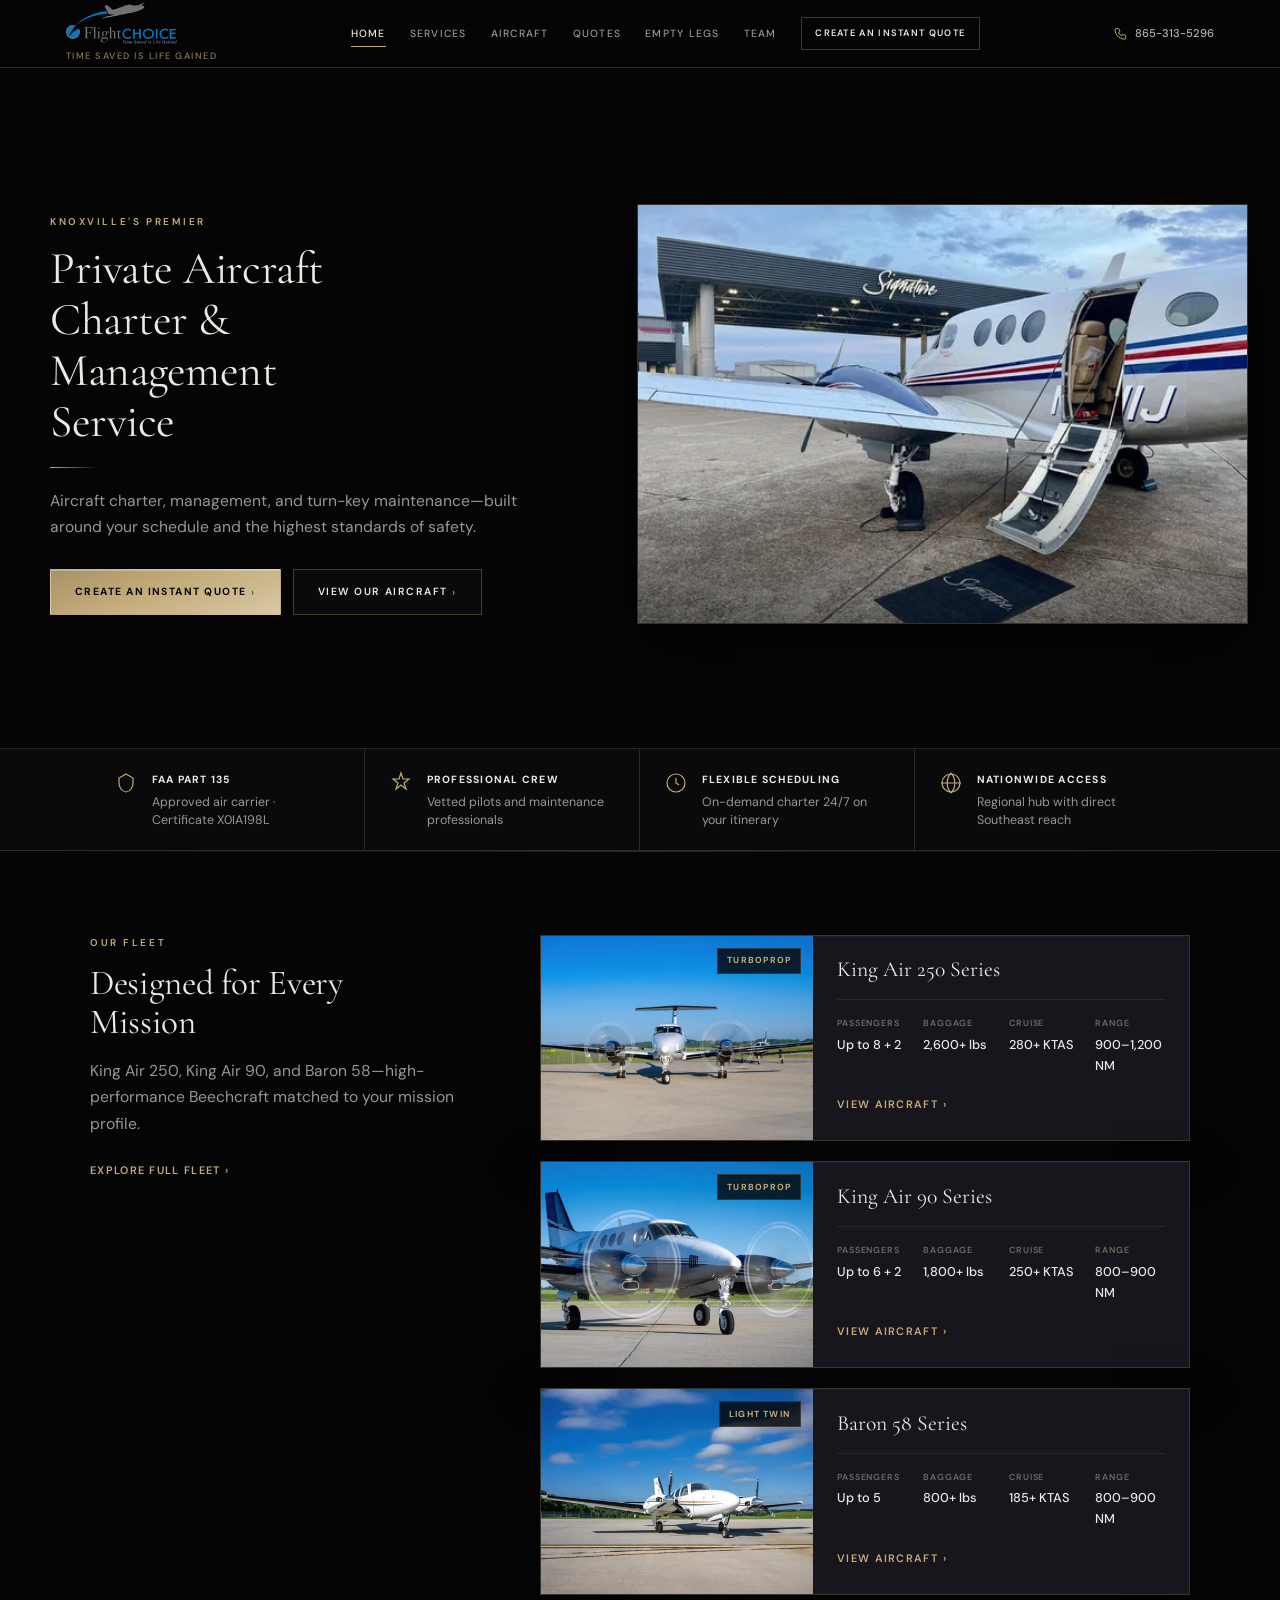
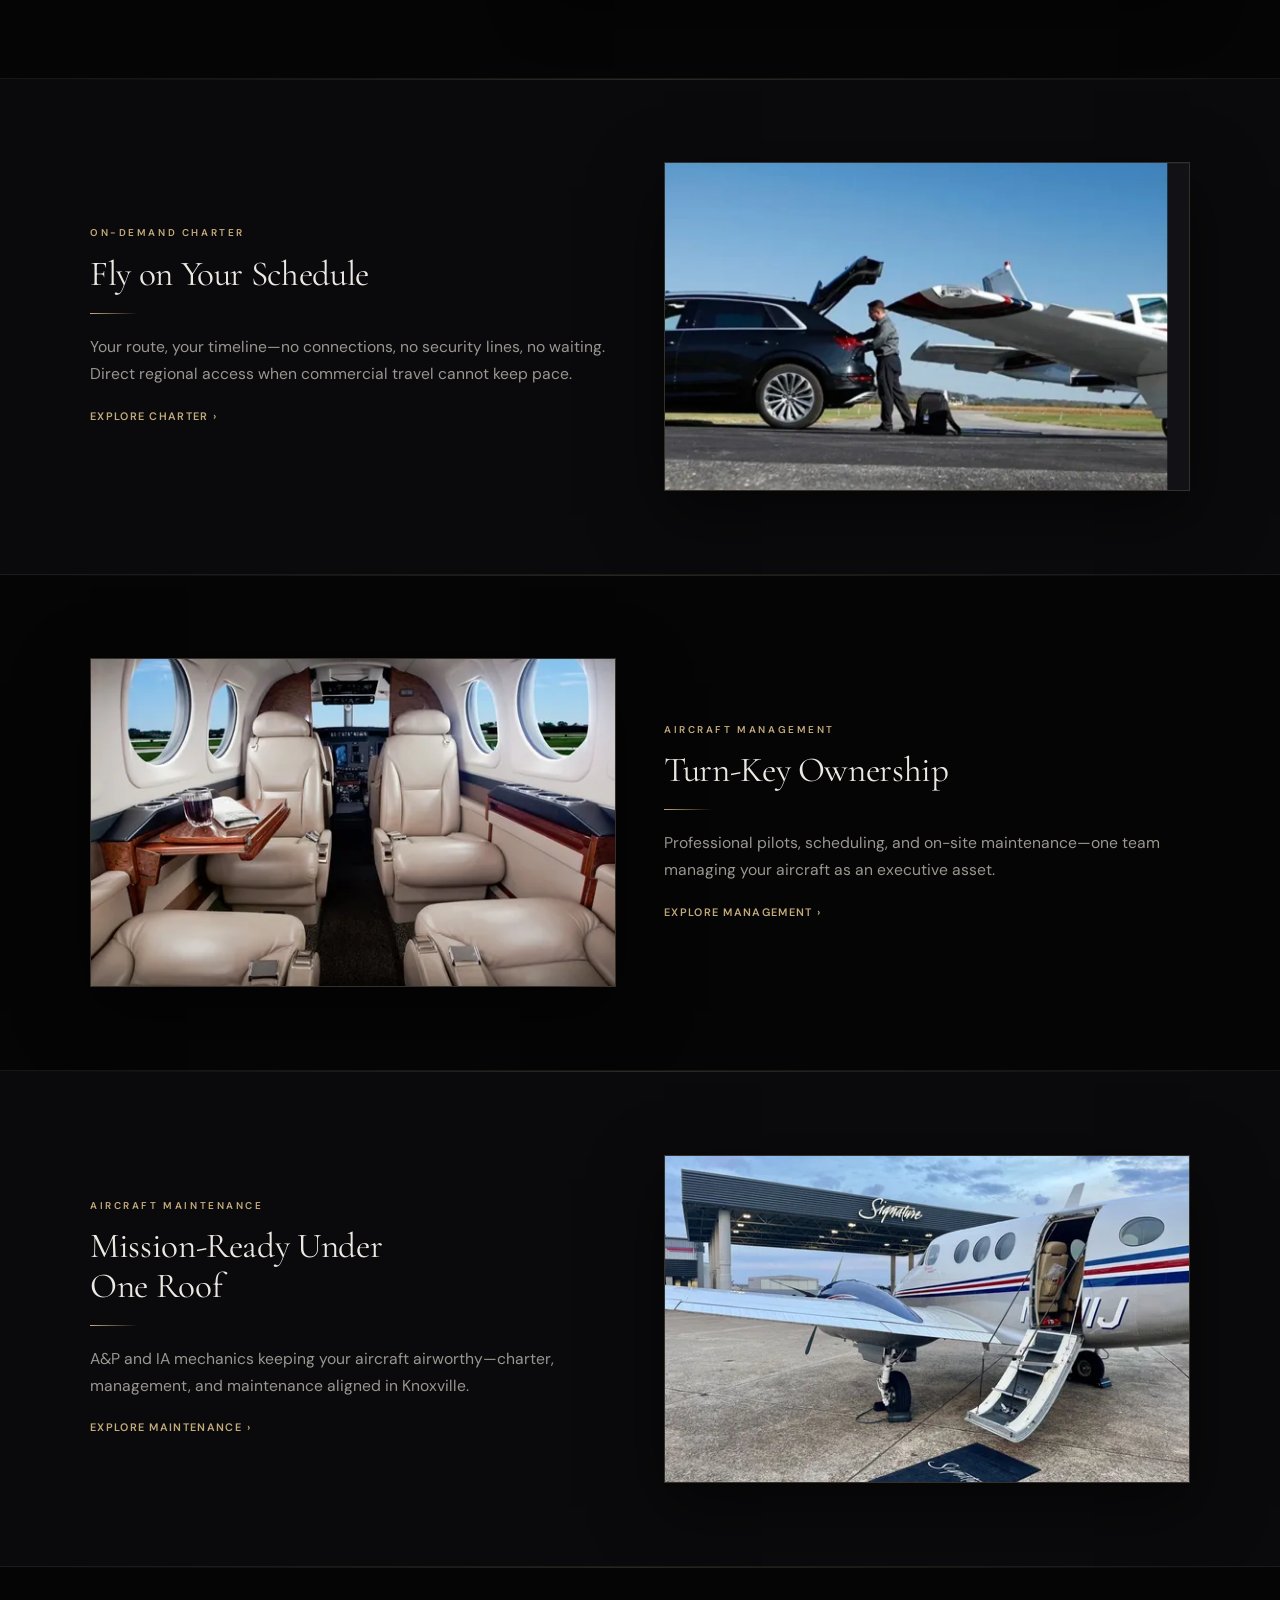
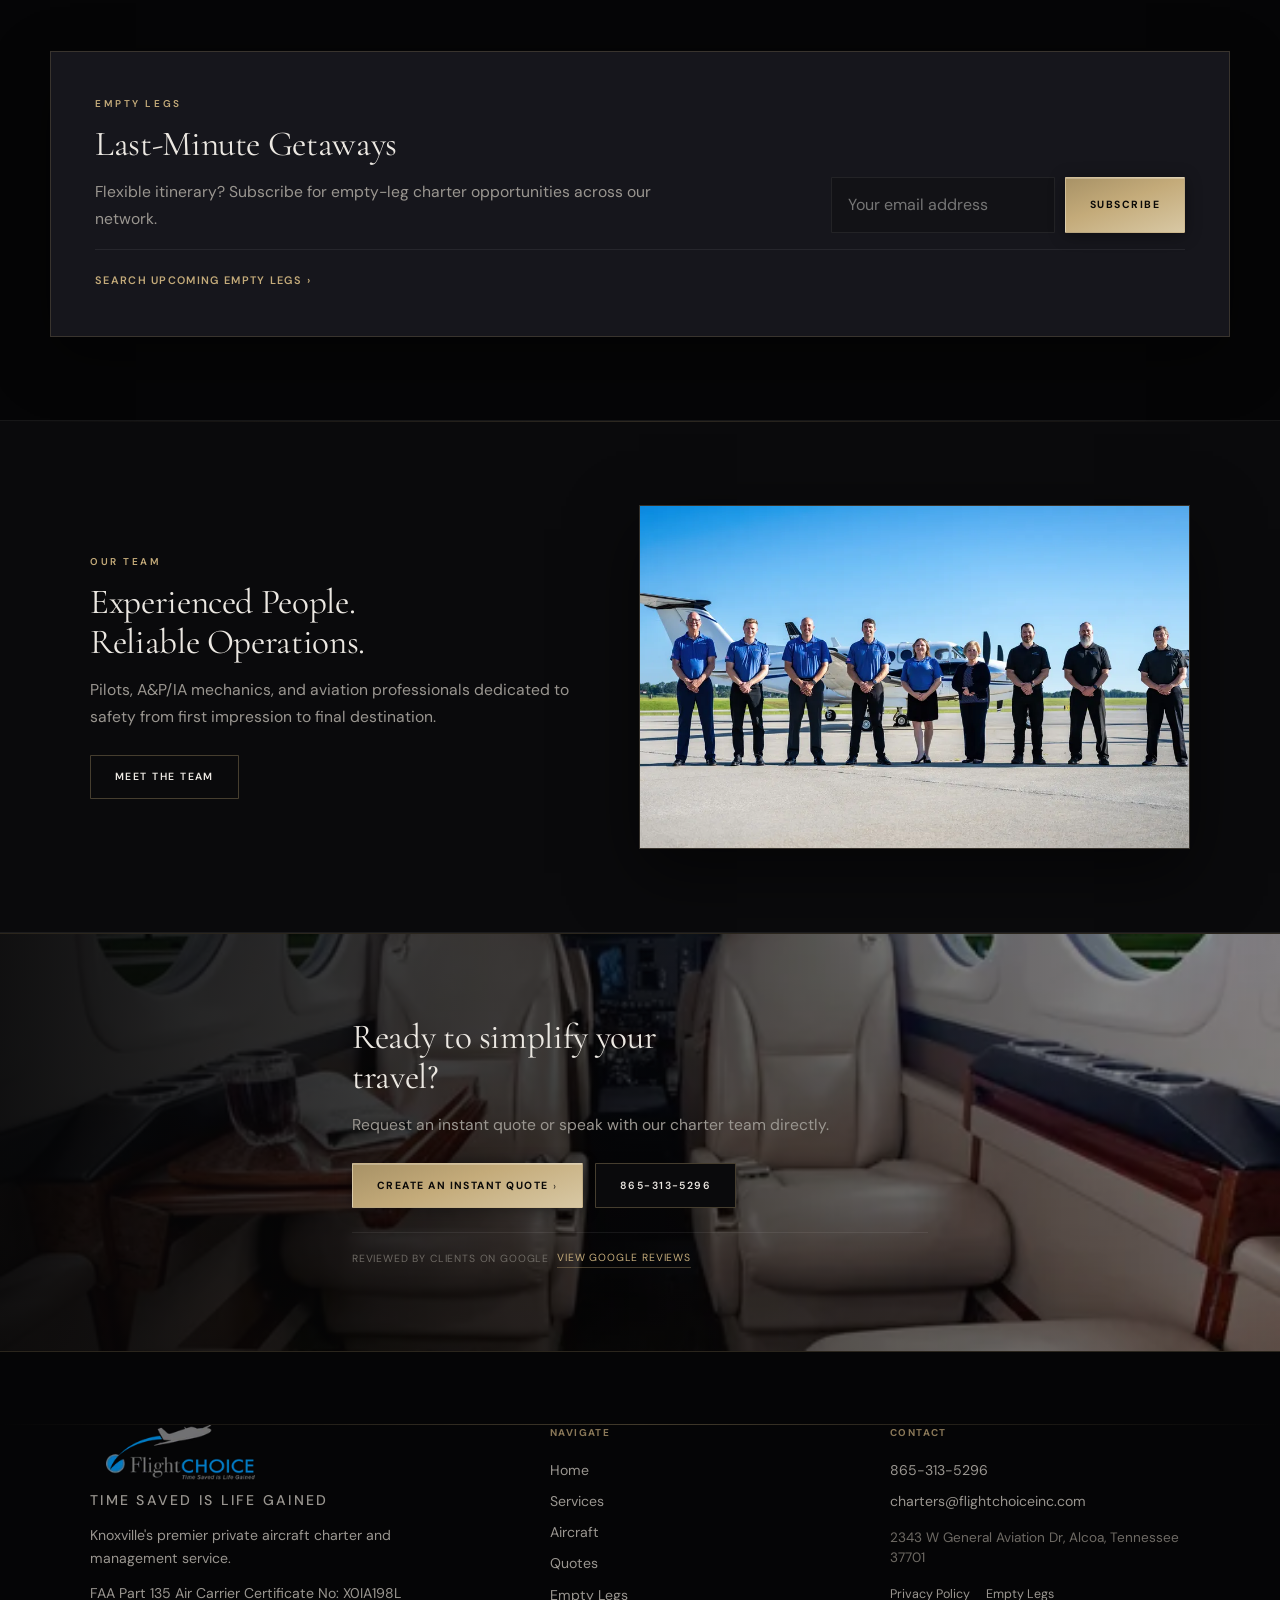
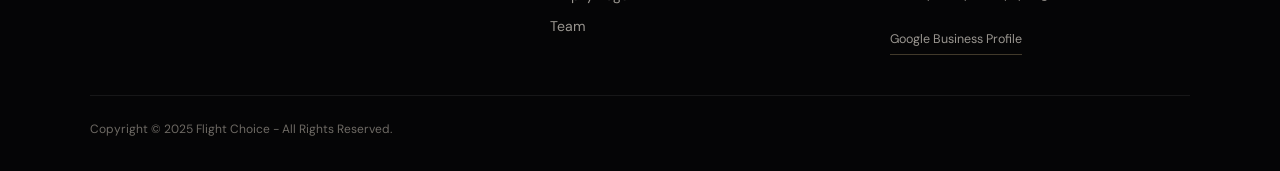
<file: index.html>
<!DOCTYPE html>
<html lang="en">
<head>
  <meta charset="UTF-8">
  <meta name="viewport" content="width=device-width, initial-scale=1.0">
  <meta name="description" content="Flight Choice — Knoxville private aircraft charter, management, and maintenance.">
  <title>Home | Flight Choice</title>
  <link rel="preconnect" href="https://fonts.googleapis.com">
  <link rel="preconnect" href="https://fonts.gstatic.com" crossorigin>
  <link href="https://fonts.googleapis.com/css2?family=Cormorant+Garamond:ital,wght@0,400;0,500;1,400&family=DM+Sans:wght@400;500;600&display=swap" rel="stylesheet">
  <link rel="stylesheet" href="css/styles.css">
  <link rel="preload" as="image" href="assets/images/operations/kingair-signature-fbo-boarding.webp" fetchpriority="high">
  <link rel="preload" as="image" href="assets/images/branding/flight_choice_logo-sm.webp">
  <link rel="icon" href="assets/images/branding/favicon.ico" sizes="32x32">
  <link rel="icon" type="image/webp" href="assets/images/branding/favicon-32.webp" sizes="32x32">
  <link rel="apple-touch-icon" href="assets/images/branding/apple-touch-icon.webp">
</head>
<body>
  <div id="preloader" class="preloader" aria-hidden="true">
    <img src="assets/images/branding/flight_choice_logo-md.webp" alt="Flight Choice logo" class="preloader-logo" width="220" height="73" decoding="async">
  </div>
  <a class="skip-link" href="#main">Skip to content</a>

  <header class="site-header" role="banner">
    <div class="nav-bar">
      <a href="index.html" class="brand">
        <img src="assets/images/branding/flight_choice_logo-sm.webp" srcset="assets/images/branding/flight_choice_logo-sm.webp 140w, assets/images/branding/flight_choice_logo-md.webp 220w" sizes="(max-width: 1023px) 140px, 200px" alt="Flight Choice logo" class="brand-logo" width="140" height="47" decoding="async">
        <span class="brand-tagline">Time Saved is Life Gained</span>
      </a>
      <nav class="nav-desktop" aria-label="Primary">
        <a href="index.html" class="is-active">Home</a>
        <a href="services.html">Services</a>
        <a href="aircraft.html">Aircraft</a>
        <a href="quotes.html">Quotes</a>
        <a href="empty-legs.html">Empty Legs</a>
        <a href="team.html">Team</a>
        <a href="quotes.html" class="btn btn-nav-outline nav-cta nav-cta-desktop">Create An Instant Quote</a>
      </nav>
      <div class="nav-actions">
        <a href="tel:+18653135296" class="nav-phone" aria-label="Call Flight Choice">
          <svg class="nav-phone__icon" viewBox="0 0 24 24" fill="none" stroke="currentColor" stroke-width="1.5" aria-hidden="true"><path d="M5 4h4l2 5-2.5 1.5a11 11 0 005 5L15 13l5 2v4a2 2 0 01-2 2A16 16 0 013 6a2 2 0 012-2z"/></svg>
          865-313-5296
        </a>
        <button type="button" class="menu-btn" aria-expanded="false" aria-controls="mobile-menu" aria-label="Open menu"><span></span><span></span><span></span></button>
      </div>
    </div>
  </header>

  <div id="mobile-menu" class="mobile-menu" aria-hidden="true" role="dialog" aria-label="Navigation menu">
    <div class="mobile-menu-head">
      <a href="index.html" class="brand brand--menu">
        <img src="assets/images/branding/flight_choice_logo-md.webp" alt="Flight Choice logo" class="brand-logo brand-logo--menu" width="220" height="73" decoding="async">
        <span class="brand-tagline">Time Saved is Life Gained</span>
      </a>
      <button type="button" class="mobile-close" aria-label="Close menu">&times;</button>
    </div>
    <div class="mobile-menu-body">
      <nav class="mobile-nav" aria-label="Mobile">
        <a href="index.html"><span class="mobile-nav-label">Home</span><span class="mobile-nav-arrow">›</span></a>
        <a href="services.html"><span class="mobile-nav-label">Services</span><span class="mobile-nav-arrow">›</span></a>
        <a href="aircraft.html"><span class="mobile-nav-label">Aircraft</span><span class="mobile-nav-arrow">›</span></a>
        <a href="quotes.html"><span class="mobile-nav-label">Quotes</span><span class="mobile-nav-arrow">›</span></a>
        <a href="empty-legs.html"><span class="mobile-nav-label">Empty Legs</span><span class="mobile-nav-arrow">›</span></a>
        <a href="team.html"><span class="mobile-nav-label">Team</span><span class="mobile-nav-arrow">›</span></a>
      </nav>
    </div>
    <div class="mobile-menu-foot">
      <a href="tel:+18653135296" class="phone-link">865-313-5296</a>
      <a href="quotes.html" class="btn btn-gold">Create An Instant Quote</a>
    </div>
  </div>

  <main id="main">

    <!-- 1. Hero -->
    <section class="hero-lux" aria-label="Introduction">
      <div class="container hero-lux__grid">
        <div class="hero-lux__copy reveal">
          <p class="kicker">Knoxville's Premier</p>
          <h1 class="display">Private Aircraft Charter &amp; Management Service</h1>
          <div class="rule-gold" aria-hidden="true"></div>
          <p class="deck">Aircraft charter, management, and turn-key maintenance—built around your schedule and the highest standards of safety.</p>
          <div class="hero-lux__actions">
            <a href="quotes.html" class="btn btn-gold">Create An Instant Quote <span class="btn-chevron" aria-hidden="true">›</span></a>
            <a href="aircraft.html" class="btn btn-gold-outline">View Our Aircraft <span class="btn-chevron" aria-hidden="true">›</span></a>
          </div>
        </div>
        <div class="hero-lux__media reveal">
          <div class="frame-lux frame-lux--hero img-zoom">
            <img src="assets/images/operations/kingair-signature-fbo-boarding.webp" alt="King Air at Signature FBO" width="1200" height="800" fetchpriority="high" decoding="async">
            <div class="frame-lux__glow" aria-hidden="true"></div>
          </div>
        </div>
      </div>
    </section>

    <!-- 2. Trust bar -->
    <section class="trust-bar" aria-label="Why Flight Choice">
      <div class="trust-bar__grid container">
        <article class="trust-pillar">
          <span class="trust-pillar__icon" aria-hidden="true"><svg viewBox="0 0 24 24" fill="none" stroke="currentColor" stroke-width="1.2"><path d="M12 3l7 4v5c0 4.5-3 8.5-7 9-4-.5-7-4.5-7-9V7l7-4z"/></svg></span>
          <div>
            <h3 class="trust-pillar__title">FAA Part 135</h3>
            <p class="trust-pillar__desc">Approved air carrier · Certificate X0IA198L</p>
          </div>
        </article>
        <article class="trust-pillar">
          <span class="trust-pillar__icon" aria-hidden="true"><svg viewBox="0 0 24 24" fill="none" stroke="currentColor" stroke-width="1.2"><path d="M12 2l2 6h6l-5 4 2 6-5-4-5 4 2-6-5-4h6l2-6z"/></svg></span>
          <div>
            <h3 class="trust-pillar__title">Professional Crew</h3>
            <p class="trust-pillar__desc">Vetted pilots and maintenance professionals</p>
          </div>
        </article>
        <article class="trust-pillar">
          <span class="trust-pillar__icon" aria-hidden="true"><svg viewBox="0 0 24 24" fill="none" stroke="currentColor" stroke-width="1.2"><circle cx="12" cy="12" r="9"/><path d="M12 7v5l3 2"/></svg></span>
          <div>
            <h3 class="trust-pillar__title">Flexible Scheduling</h3>
            <p class="trust-pillar__desc">On-demand charter 24/7 on your itinerary</p>
          </div>
        </article>
        <article class="trust-pillar">
          <span class="trust-pillar__icon" aria-hidden="true"><svg viewBox="0 0 24 24" fill="none" stroke="currentColor" stroke-width="1.2"><circle cx="12" cy="12" r="9"/><path d="M2 12h20M12 2a15 15 0 010 20M12 2a15 15 0 000 20"/></svg></span>
          <div>
            <h3 class="trust-pillar__title">Nationwide Access</h3>
            <p class="trust-pillar__desc">Regional hub with direct Southeast reach</p>
          </div>
        </article>
      </div>
    </section>

    <!-- 3. Fleet preview -->
    <section class="lux-band" aria-labelledby="fleet-prev">
      <div class="container fleet-editorial">
        <header class="fleet-editorial__intro reveal">
          <p class="kicker">Our Fleet</p>
          <h2 id="fleet-prev" class="display display--sm">Designed for Every Mission</h2>
          <p class="deck deck--narrow">King Air 250, King Air 90, and Baron 58—high-performance Beechcraft matched to your mission profile.</p>
          <a href="aircraft.html" class="link-arrow">Explore Full Fleet <span aria-hidden="true">›</span></a>
        </header>
        <div class="fleet-editorial__cards">
          <article class="jet-card reveal">
            <div class="jet-card__media img-zoom">
              <span class="jet-card__tag">Turboprop</span>
              <img src="assets/images/fleet/kingair-front-prop-running.webp" alt="King Air 250" loading="lazy" decoding="async">
            </div>
            <div class="jet-card__body">
              <h3 class="jet-card__name">King Air 250 Series</h3>
              <dl class="jet-specs">
                <div><dt>Passengers</dt><dd>Up to 8 + 2</dd></div>
                <div><dt>Baggage</dt><dd>2,600+ lbs</dd></div>
                <div><dt>Cruise</dt><dd>280+ KTAS</dd></div>
                <div><dt>Range</dt><dd>900–1,200 NM</dd></div>
              </dl>
              <a href="aircraft.html#kingair-250" class="link-arrow">View Aircraft <span aria-hidden="true">›</span></a>
            </div>
          </article>
          <article class="jet-card reveal">
            <div class="jet-card__media img-zoom">
              <span class="jet-card__tag">Turboprop</span>
              <img src="assets/images/fleet/kingair-front-quarter-prop-blur.webp" alt="King Air 90" loading="lazy" decoding="async">
            </div>
            <div class="jet-card__body">
              <h3 class="jet-card__name">King Air 90 Series</h3>
              <dl class="jet-specs">
                <div><dt>Passengers</dt><dd>Up to 6 + 2</dd></div>
                <div><dt>Baggage</dt><dd>1,800+ lbs</dd></div>
                <div><dt>Cruise</dt><dd>250+ KTAS</dd></div>
                <div><dt>Range</dt><dd>800–900 NM</dd></div>
              </dl>
              <a href="aircraft.html#kingair-90" class="link-arrow">View Aircraft <span aria-hidden="true">›</span></a>
            </div>
          </article>
          <article class="jet-card reveal">
            <div class="jet-card__media img-zoom">
              <span class="jet-card__tag">Light Twin</span>
              <img src="assets/images/fleet/baron-front-ramp-clouds.webp" alt="Baron 58" loading="lazy" decoding="async">
            </div>
            <div class="jet-card__body">
              <h3 class="jet-card__name">Baron 58 Series</h3>
              <dl class="jet-specs">
                <div><dt>Passengers</dt><dd>Up to 5</dd></div>
                <div><dt>Baggage</dt><dd>800+ lbs</dd></div>
                <div><dt>Cruise</dt><dd>185+ KTAS</dd></div>
                <div><dt>Range</dt><dd>800–900 NM</dd></div>
              </dl>
              <a href="aircraft.html#baron-58" class="link-arrow">View Aircraft <span aria-hidden="true">›</span></a>
            </div>
          </article>
        </div>
      </div>
    </section>

    <!-- 4–6. Services -->
    <section class="lux-band lux-band--alt" id="charter" aria-labelledby="charter-h">
      <div class="container service-lux reveal">
        <div class="service-lux__copy">
          <p class="kicker">On-Demand Charter</p>
          <h2 id="charter-h" class="display display--sm">Fly on Your Schedule</h2>
          <div class="rule-gold" aria-hidden="true"></div>
          <p class="deck">Your route, your timeline—no connections, no security lines, no waiting. Direct regional access when commercial travel cannot keep pace.</p>
          <a href="services.html#charter" class="link-arrow">Explore Charter <span aria-hidden="true">›</span></a>
        </div>
        <div class="service-lux__visual frame-lux img-zoom">
          <img src="assets/images/operations/private-transfer-luggage-to-aircraft.webp" alt="Private transfer to aircraft" loading="lazy" decoding="async">
        </div>
      </div>
    </section>

    <section class="lux-band" id="management" aria-labelledby="mgmt-h">
      <div class="container service-lux service-lux--reverse reveal">
        <div class="service-lux__copy">
          <p class="kicker">Aircraft Management</p>
          <h2 id="mgmt-h" class="display display--sm">Turn-Key Ownership</h2>
          <div class="rule-gold" aria-hidden="true"></div>
          <p class="deck">Professional pilots, scheduling, and on-site maintenance—one team managing your aircraft as an executive asset.</p>
          <a href="services.html#management" class="link-arrow">Explore Management <span aria-hidden="true">›</span></a>
        </div>
        <div class="service-lux__visual frame-lux img-zoom">
          <img src="assets/images/interior/kingair-executive-cabin-cream-leather.webp" alt="Executive King Air cabin" loading="lazy" decoding="async">
        </div>
      </div>
    </section>

    <section class="lux-band lux-band--alt" id="maintenance" aria-labelledby="maint-h">
      <div class="container service-lux reveal">
        <div class="service-lux__copy">
          <p class="kicker">Aircraft Maintenance</p>
          <h2 id="maint-h" class="display display--sm">Mission-Ready Under One Roof</h2>
          <div class="rule-gold" aria-hidden="true"></div>
          <p class="deck">A&amp;P and IA mechanics keeping your aircraft airworthy—charter, management, and maintenance aligned in Knoxville.</p>
          <a href="services.html#maintenance" class="link-arrow">Explore Maintenance <span aria-hidden="true">›</span></a>
        </div>
        <div class="service-lux__visual frame-lux img-zoom">
          <img src="assets/images/operations/kingair-signature-fbo-boarding.webp" alt="Aircraft at FBO" loading="lazy" decoding="async">
        </div>
      </div>
    </section>

    <!-- 7. Empty legs -->
    <section class="lux-band" aria-labelledby="empty-h">
      <div class="container panel-lux reveal">
        <div class="panel-lux__grid">
          <div>
            <p class="kicker">Empty Legs</p>
            <h2 id="empty-h" class="display display--sm">Last-Minute Getaways</h2>
            <p class="deck">Flexible itinerary? Subscribe for empty-leg charter opportunities across our network.</p>
          </div>
          <form class="panel-lux__form quote-form" action="#" method="post" aria-label="Empty leg email signup">
            <input type="email" name="email" placeholder="Your email address" required aria-label="Email for empty leg alerts">
            <button type="submit" class="btn btn-gold">Subscribe</button>
          </form>
        </div>
        <p class="panel-lux__foot"><a href="empty-legs.html" class="link-arrow">Search Upcoming Empty Legs <span aria-hidden="true">›</span></a></p>
      </div>
    </section>

    <!-- 8. Team -->
    <section class="lux-band lux-band--alt" aria-labelledby="team-h">
      <div class="container team-lux reveal">
        <div class="team-lux__copy">
          <p class="kicker">Our Team</p>
          <h2 id="team-h" class="display display--sm">Experienced People. Reliable Operations.</h2>
          <p class="deck">Pilots, A&amp;P/IA mechanics, and aviation professionals dedicated to safety from first impression to final destination.</p>
          <a href="team.html" class="btn btn-gold-outline">Meet the Team</a>
        </div>
        <div class="team-lux__photo frame-lux img-zoom">
          <img src="assets/images/team/team-ramp-group-photo.webp" alt="Flight Choice team on the ramp" loading="lazy" decoding="async">
        </div>
      </div>
    </section>

    <!-- 9. Quote CTA -->
    <section class="cta-lux" aria-labelledby="home-cta">
      <div class="cta-lux__bg img-zoom">
        <img src="assets/images/interior/kingair-executive-cabin-cream-leather.webp" alt="" loading="lazy" decoding="async" aria-hidden="true">
      </div>
      <div class="cta-lux__shade" aria-hidden="true"></div>
      <div class="container cta-lux__inner reveal">
        <h2 id="home-cta" class="display display--sm">Ready to simplify your travel?</h2>
        <p class="deck">Request an instant quote or speak with our charter team directly.</p>
        <div class="cta-lux__actions">
          <a href="quotes.html" class="btn btn-gold">Create An Instant Quote <span class="btn-chevron" aria-hidden="true">›</span></a>
          <a href="tel:+18653135296" class="btn btn-gold-outline">865-313-5296</a>
        </div>
        <p class="google-trust-inline" data-google-trust="inline"></p>
      </div>
    </section>

  </main>

  <!-- 10. Footer -->
  <footer class="site-footer">
    <div class="container">
      <div class="footer-grid">
        <div class="footer-brand">
          <a href="index.html" class="footer-logo-link">
            <img src="assets/images/branding/flight_choice_logo-md.webp" alt="Flight Choice logo" class="footer-logo" width="200" height="67" loading="lazy" decoding="async">
          </a>
          <p class="brand-tagline">Time Saved is Life Gained</p>
          <p>Knoxville's premier private aircraft charter and management service.</p>
          <p class="footer-cert">FAA Part 135 Air Carrier Certificate No: X0IA198L</p>
        </div>
        <div class="footer-col">
          <h4>Navigate</h4>
          <a href="index.html">Home</a>
          <a href="services.html">Services</a>
          <a href="aircraft.html">Aircraft</a>
          <a href="quotes.html">Quotes</a>
          <a href="empty-legs.html">Empty Legs</a>
          <a href="team.html">Team</a>
        </div>
        <div class="footer-col">
          <h4>Contact</h4>
          <a href="tel:+18653135296">865-313-5296</a>
          <a href="mailto:charters@flightchoiceinc.com">charters@flightchoiceinc.com</a>
          <p class="footer-address">2343 W General Aviation Dr, Alcoa, Tennessee 37701</p>
          <div class="footer-legal">
            <a href="privacy.html">Privacy Policy</a>
            <a href="empty-legs.html">Empty Legs</a>
            <span data-google-trust="footer"></span>
          </div>
        </div>
      </div>
      <div class="footer-bottom">
        <span>Copyright &copy; 2025 Flight Choice - All Rights Reserved.</span>
      </div>
    </div>
  </footer>

  <script src="js/google-trust.js" defer></script>
  <script src="js/main.js" defer></script>
</body>
</html>
</file>
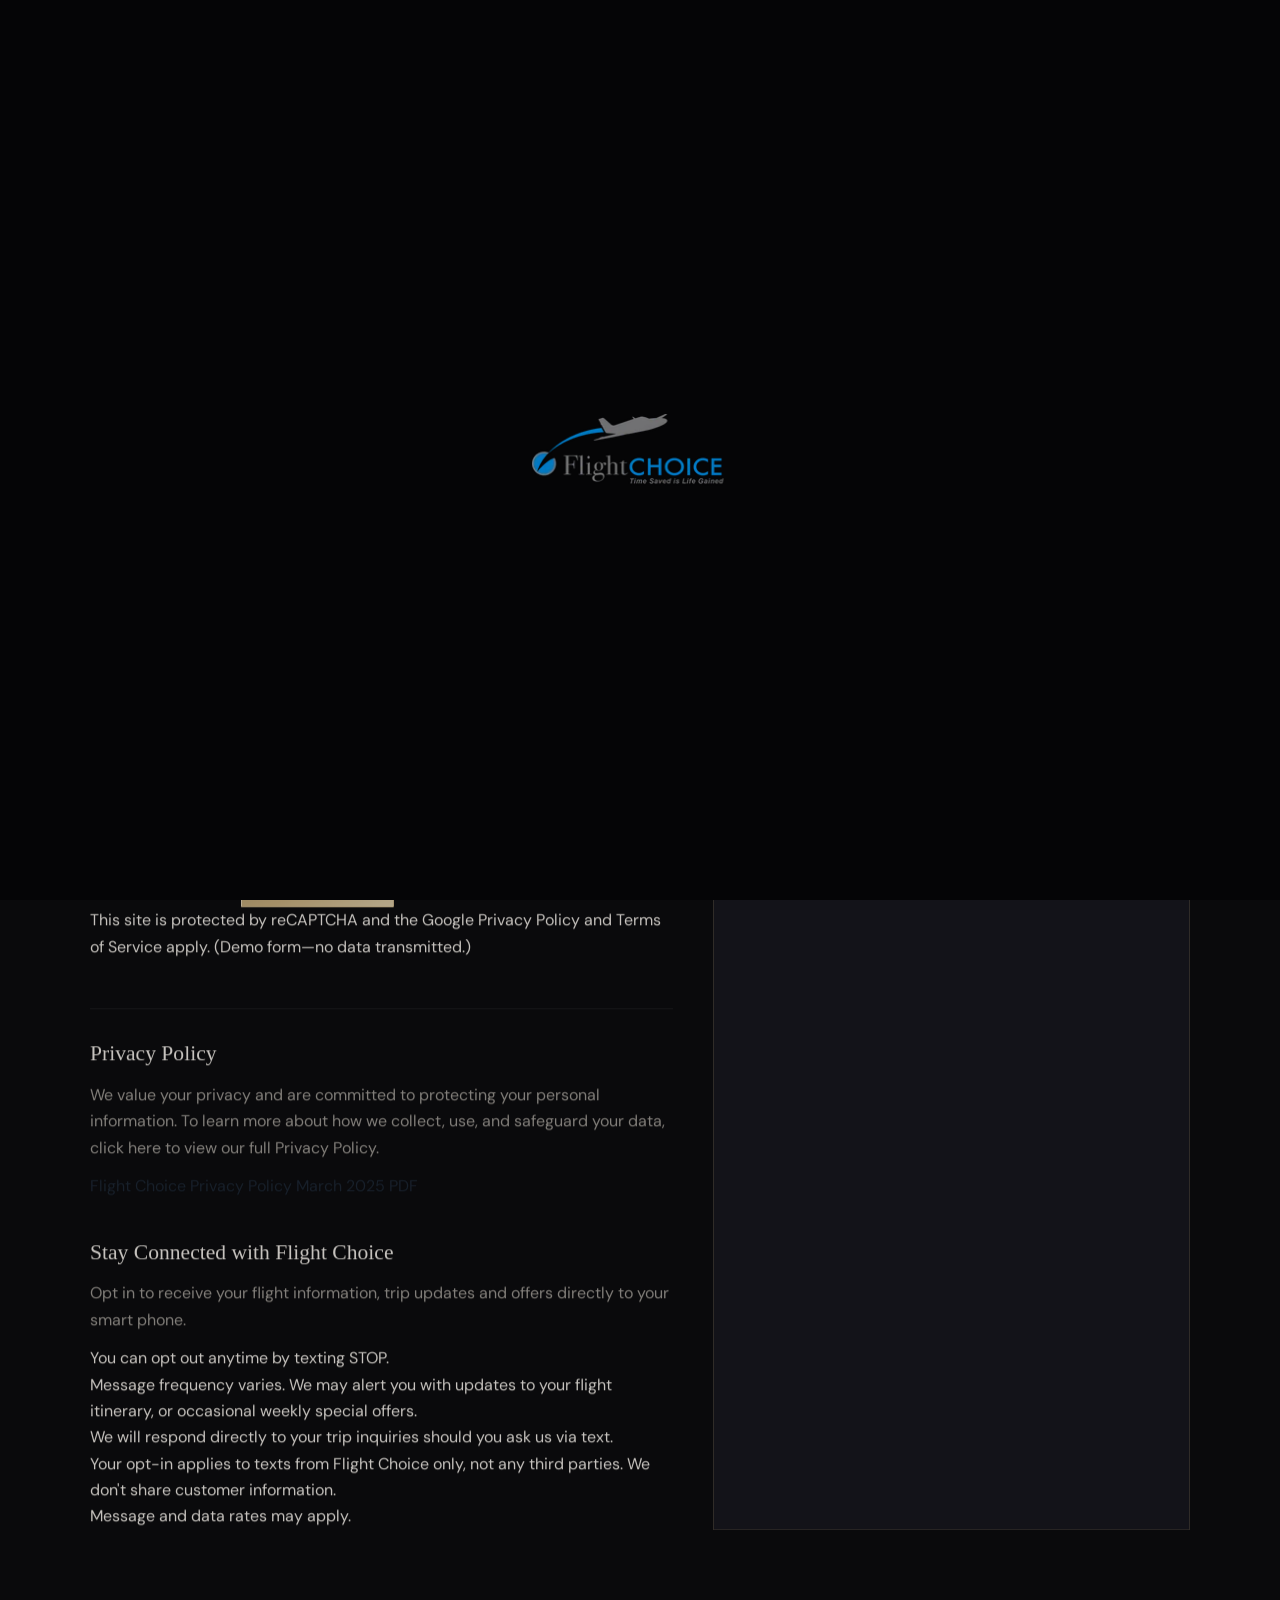
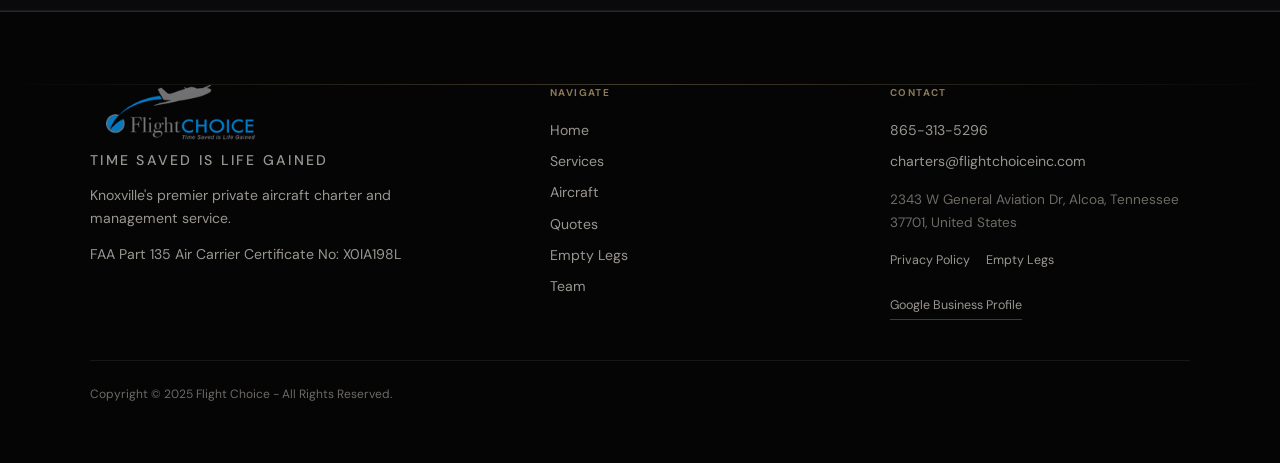
<file: contact.html>
<!DOCTYPE html>
<html lang="en">
<head>
  <meta charset="UTF-8">
  <meta http-equiv="refresh" content="0; url=quotes.html">
  <title>Redirecting…</title>
  <link rel="canonical" href="quotes.html">
  <link rel="icon" href="assets/images/branding/favicon.ico" sizes="32x32">
  <link rel="icon" type="image/webp" href="assets/images/branding/favicon-32.webp" sizes="32x32">
  <link rel="apple-touch-icon" href="assets/images/branding/apple-touch-icon.webp">
</head>
<body>
  <p><a href="quotes.html">Continue to Quotes</a></p>
</body>
</html>
</file>
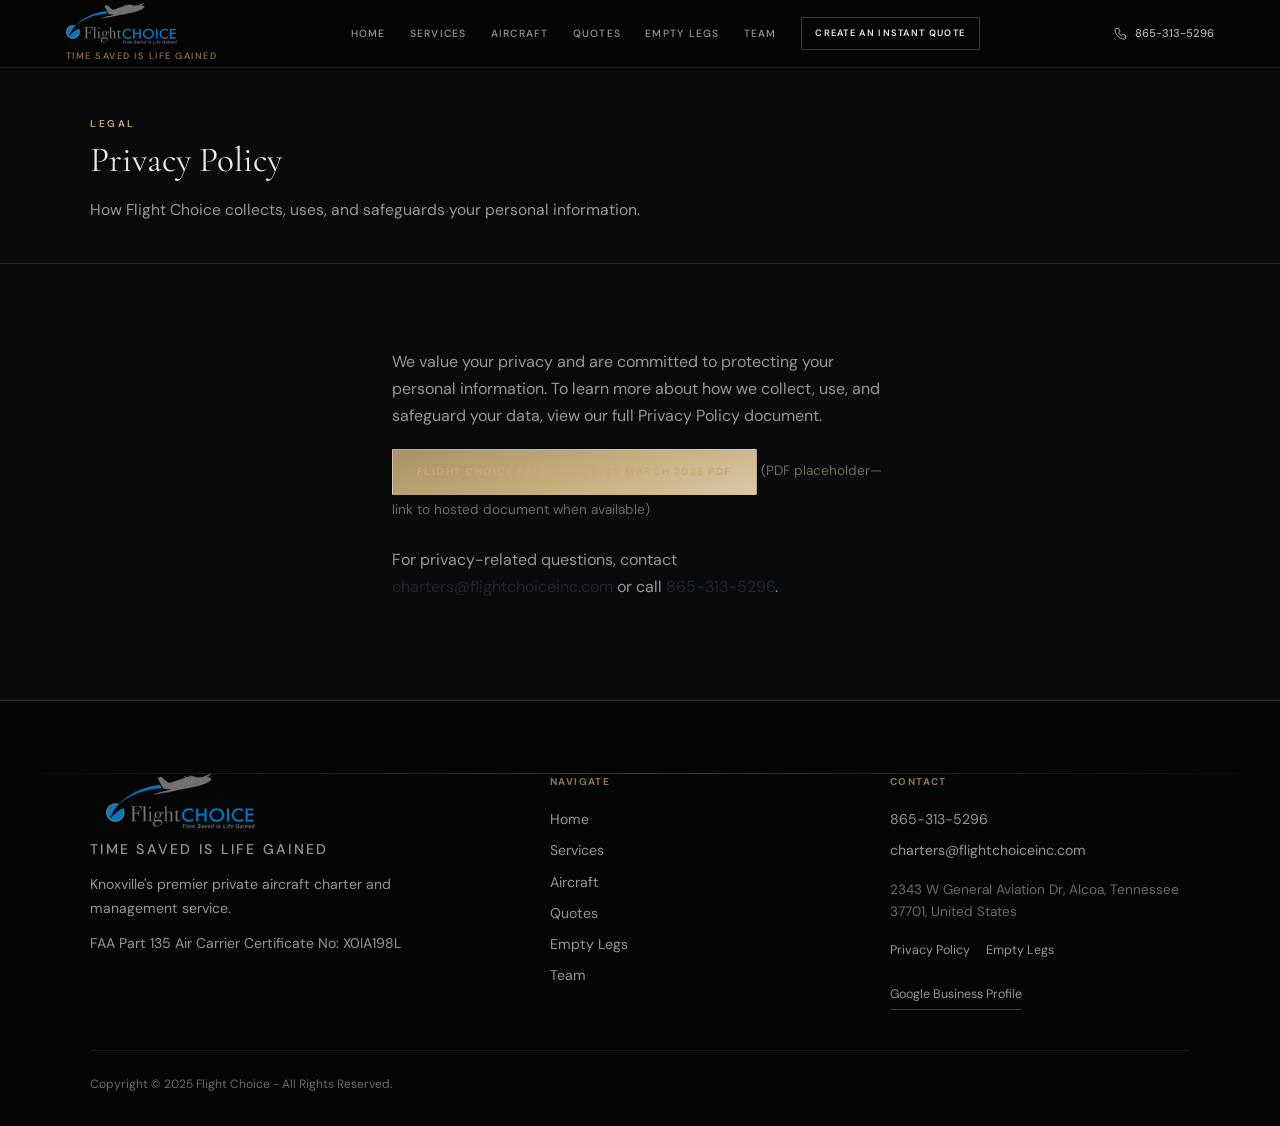
<file: privacy.html>
<!DOCTYPE html>
<html lang="en">
<head>
  <meta charset="UTF-8">
  <meta name="viewport" content="width=device-width, initial-scale=1.0">
  <meta name="description" content="Flight Choice privacy policy.">
  <title>Privacy Policy | Flight Choice</title>
  <link rel="preconnect" href="https://fonts.googleapis.com">
  <link rel="preconnect" href="https://fonts.gstatic.com" crossorigin>
  <link href="https://fonts.googleapis.com/css2?family=Cormorant+Garamond:wght@400;500&family=DM+Sans:wght@400;500;600&display=swap" rel="stylesheet">
  <link rel="stylesheet" href="css/styles.css">
  <link rel="preload" as="image" href="assets/images/branding/flight_choice_logo-sm.webp">
  <link rel="icon" href="assets/images/branding/favicon.ico" sizes="32x32">
  <link rel="icon" type="image/webp" href="assets/images/branding/favicon-32.webp" sizes="32x32">
  <link rel="apple-touch-icon" href="assets/images/branding/apple-touch-icon.webp">

</head>
<body>
  <div id="preloader" class="preloader" aria-hidden="true">
    <img src="assets/images/branding/flight_choice_logo-md.webp" alt="Flight Choice logo" class="preloader-logo" width="220" height="73" decoding="async">
  </div>
  <a class="skip-link" href="#main">Skip to content</a>
  <header class="site-header" role="banner">
    <div class="nav-bar">
      <a href="index.html" class="brand">
        <img
          src="assets/images/branding/flight_choice_logo-sm.webp"
          srcset="assets/images/branding/flight_choice_logo-sm.webp 140w, assets/images/branding/flight_choice_logo-md.webp 220w"
          sizes="(max-width: 1023px) 140px, 180px"
          alt="Flight Choice logo"
          class="brand-logo"
          width="140"
          height="47"
          decoding="async"
        >
        <span class="brand-tagline">Time Saved is Life Gained</span>
      </a>
      <nav class="nav-desktop" aria-label="Primary">
        <a href="index.html">Home</a>
        <a href="services.html">Services</a>
        <a href="aircraft.html">Aircraft</a>
        <a href="quotes.html">Quotes</a>
        <a href="empty-legs.html">Empty Legs</a>
        <a href="team.html">Team</a>
        <a href="quotes.html" class="btn btn-nav-outline nav-cta nav-cta-desktop">Create An Instant Quote</a>
      </nav>
      <div class="nav-actions">
                <a href="tel:+18653135296" class="nav-phone" aria-label="Call Flight Choice">
          <svg class="nav-phone__icon" viewBox="0 0 24 24" fill="none" stroke="currentColor" stroke-width="1.5" aria-hidden="true"><path d="M5 4h4l2 5-2.5 1.5a11 11 0 005 5L15 13l5 2v4a2 2 0 01-2 2A16 16 0 013 6a2 2 0 012-2z"/></svg>
          865-313-5296
        </a>
        <button type="button" class="menu-btn" aria-expanded="false" aria-controls="mobile-menu" aria-label="Open menu">
          <span></span><span></span><span></span>
        </button>
      </div>
    </div>
  </header>
  <div id="mobile-menu" class="mobile-menu" aria-hidden="true" role="dialog" aria-label="Navigation menu">
    <div class="mobile-menu-head">
      <a href="index.html" class="brand brand--menu">
        <img
          src="assets/images/branding/flight_choice_logo-md.webp"
          alt="Flight Choice logo"
          class="brand-logo brand-logo--menu"
          width="220"
          height="73"
          decoding="async"
        >
        <span class="brand-tagline">Time Saved is Life Gained</span>
      </a>
      <button type="button" class="mobile-close" aria-label="Close menu">&times;</button>
    </div>
    <div class="mobile-menu-body">
      <nav class="mobile-nav" aria-label="Mobile">
        <a href="index.html">
          <span class="mobile-nav-thumb"><img src="assets/images/hero/hero-fleet-lineup-wide.webp" alt="" loading="lazy"></span>
          <span class="mobile-nav-label">Home</span><span class="mobile-nav-arrow">→</span>
        </a>
        <a href="services.html">
          <span class="mobile-nav-thumb"><img src="assets/images/operations/kingair-signature-fbo-boarding.webp" alt="" loading="lazy"></span>
          <span class="mobile-nav-label">Services</span><span class="mobile-nav-arrow">→</span>
        </a>
        <a href="aircraft.html">
          <span class="mobile-nav-thumb"><img src="assets/images/fleet/kingair-front-prop-running.webp" alt="" loading="lazy"></span>
          <span class="mobile-nav-label">Aircraft</span><span class="mobile-nav-arrow">→</span>
        </a>
        <a href="quotes.html">
          <span class="mobile-nav-thumb"><img src="assets/images/interior/kingair-executive-cabin-cream-leather.webp" alt="" loading="lazy"></span>
          <span class="mobile-nav-label">Quotes</span><span class="mobile-nav-arrow">→</span>
        </a>
        <a href="empty-legs.html">
          <span class="mobile-nav-thumb"><img src="assets/images/operations/private-transfer-luggage-to-aircraft.webp" alt="" loading="lazy"></span>
          <span class="mobile-nav-label">Empty Legs</span><span class="mobile-nav-arrow">→</span>
        </a>
        <a href="team.html">
          <span class="mobile-nav-thumb"><img src="assets/images/team/team-ramp-group-photo.webp" alt="" loading="lazy"></span>
          <span class="mobile-nav-label">Team</span><span class="mobile-nav-arrow">→</span>
        </a>
      </nav>
    </div>
    <div class="mobile-menu-foot">
      <a href="tel:+18653135296" class="phone-link">865-313-5296</a>
      <a href="quotes.html" class="btn btn-gold">Create An Instant Quote</a>
    </div>
  </div>
  <main id="main">

    <header class="page-hero page-hero--cinematic">
      <div class="container">
        <p class="eyebrow">Legal</p>
        <h1 class="h2">Privacy Policy</h1>
        <p class="lead">How Flight Choice collects, uses, and safeguards your personal information.</p>
      </div>
    </header>
    <section class="section section--dark">
      <div class="container reveal prose">
        <p>We value your privacy and are committed to protecting your personal information. To learn more about how we collect, use, and safeguard your data, view our full Privacy Policy document.</p>
        <p style="margin-top:1.25rem;"><a href="privacy.html" class="btn btn-primary" style="display:inline-flex;">Flight Choice Privacy Policy March 2025 PDF</a> <span style="color:var(--text-dim);font-size:0.85rem;">(PDF placeholder—link to hosted document when available)</span></p>
        <p style="margin-top:1.5rem;">For privacy-related questions, contact <a href="mailto:charters@flightchoiceinc.com" style="color:var(--blue-glow);">charters@flightchoiceinc.com</a> or call <a href="tel:+18653135296" style="color:var(--blue-glow);">865-313-5296</a>.</p>
      </div>
    </section>
</main>
  <footer class="site-footer">
    <div class="container">
      <div class="footer-grid">
        <div class="footer-brand">
          <a href="index.html" class="footer-logo-link">
            <img
              src="assets/images/branding/flight_choice_logo-md.webp"
              alt="Flight Choice logo"
              class="footer-logo"
              width="200"
              height="67"
              loading="lazy"
              decoding="async"
            >
          </a>
          <p class="brand-tagline" style="margin-bottom:0.75rem;">Time Saved is Life Gained</p>
          <p>Knoxville's premier private aircraft charter and management service.</p>
          <p class="footer-cert">FAA Part 135 Air Carrier Certificate No: X0IA198L</p>
        </div>
        <div class="footer-col">
          <h4>Navigate</h4>
          <a href="index.html">Home</a>
          <a href="services.html">Services</a>
          <a href="aircraft.html">Aircraft</a>
          <a href="quotes.html">Quotes</a>
          <a href="empty-legs.html">Empty Legs</a>
          <a href="team.html">Team</a>
        </div>
        <div class="footer-col">
          <h4>Contact</h4>
          <a href="tel:+18653135296">865-313-5296</a>
          <a href="mailto:charters@flightchoiceinc.com">charters@flightchoiceinc.com</a>
          <p style="margin-top:0.75rem;font-size:0.85rem;color:var(--text-dim);">2343 W General Aviation Dr, Alcoa, Tennessee 37701, United States</p>
          <div class="footer-legal">
            <a href="privacy.html">Privacy Policy</a>
            <a href="empty-legs.html">Empty Legs</a>
            <span data-google-trust="footer"></span>
          </div>
        </div>
      </div>
      <div class="footer-bottom">
        <span>Copyright &copy; 2025 Flight Choice - All Rights Reserved.</span>
      </div>
    </div>
  </footer>
  <script src="js/google-trust.js" defer></script>
  <script src="js/main.js" defer></script>
</body>
</html>
</file>
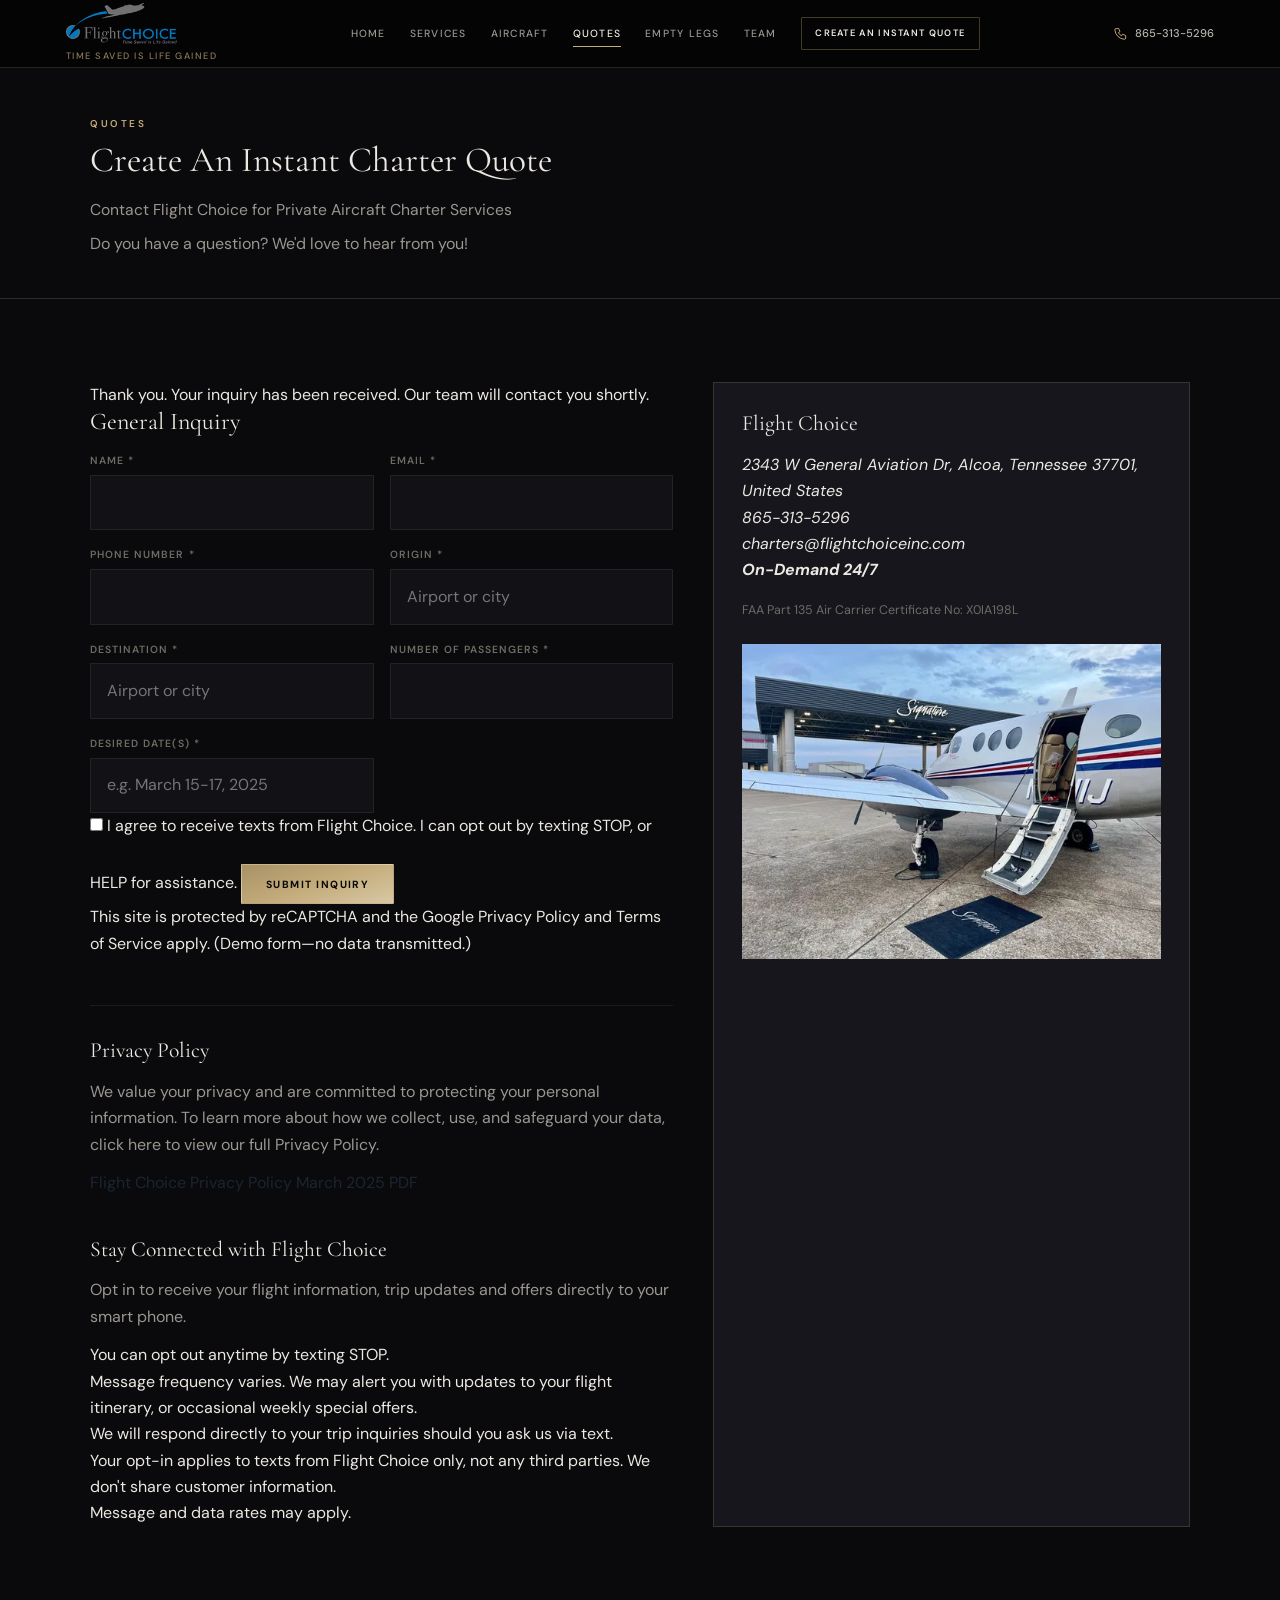
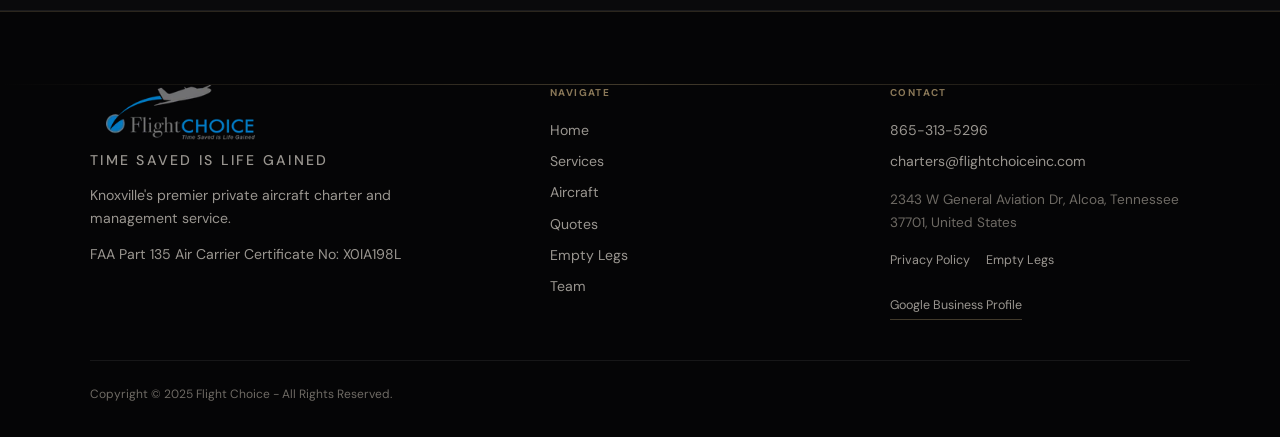
<file: quotes.html>
<!DOCTYPE html>
<html lang="en">
<head>
  <meta charset="UTF-8">
  <meta name="viewport" content="width=device-width, initial-scale=1.0">
  <meta name="description" content="Create an instant charter quote with Flight Choice.">
  <title>Quotes | Flight Choice</title>
  <link rel="preconnect" href="https://fonts.googleapis.com">
  <link rel="preconnect" href="https://fonts.gstatic.com" crossorigin>
  <link href="https://fonts.googleapis.com/css2?family=Cormorant+Garamond:wght@400;500&family=DM+Sans:wght@400;500;600&display=swap" rel="stylesheet">
  <link rel="stylesheet" href="css/styles.css">
  <link rel="preload" as="image" href="assets/images/branding/flight_choice_logo-sm.webp">
  <link rel="icon" href="assets/images/branding/favicon.ico" sizes="32x32">
  <link rel="icon" type="image/webp" href="assets/images/branding/favicon-32.webp" sizes="32x32">
  <link rel="apple-touch-icon" href="assets/images/branding/apple-touch-icon.webp">
</head>
<body>
  <div id="preloader" class="preloader" aria-hidden="true">
    <img src="assets/images/branding/flight_choice_logo-md.webp" alt="Flight Choice logo" class="preloader-logo" width="220" height="73" decoding="async">
  </div>
  <a class="skip-link" href="#main">Skip to content</a>
  <header class="site-header" role="banner">
    <div class="nav-bar">
      <a href="index.html" class="brand">
        <img
          src="assets/images/branding/flight_choice_logo-sm.webp"
          srcset="assets/images/branding/flight_choice_logo-sm.webp 140w, assets/images/branding/flight_choice_logo-md.webp 220w"
          sizes="(max-width: 1023px) 140px, 180px"
          alt="Flight Choice logo"
          class="brand-logo"
          width="140"
          height="47"
          decoding="async"
        >
        <span class="brand-tagline">Time Saved is Life Gained</span>
      </a>
      <nav class="nav-desktop" aria-label="Primary">
        <a href="index.html">Home</a>
        <a href="services.html">Services</a>
        <a href="aircraft.html">Aircraft</a>
        <a href="quotes.html" class="is-active">Quotes</a>
        <a href="empty-legs.html">Empty Legs</a>
        <a href="team.html">Team</a>
        <a href="quotes.html" class="btn btn-nav-outline nav-cta nav-cta-desktop">Create An Instant Quote</a>
      </nav>
      <div class="nav-actions">
                <a href="tel:+18653135296" class="nav-phone" aria-label="Call Flight Choice">
          <svg class="nav-phone__icon" viewBox="0 0 24 24" fill="none" stroke="currentColor" stroke-width="1.5" aria-hidden="true"><path d="M5 4h4l2 5-2.5 1.5a11 11 0 005 5L15 13l5 2v4a2 2 0 01-2 2A16 16 0 013 6a2 2 0 012-2z"/></svg>
          865-313-5296
        </a>
        <button type="button" class="menu-btn" aria-expanded="false" aria-controls="mobile-menu" aria-label="Open menu">
          <span></span><span></span><span></span>
        </button>
      </div>
    </div>
  </header>
  <div id="mobile-menu" class="mobile-menu" aria-hidden="true" role="dialog" aria-label="Navigation menu">
    <div class="mobile-menu-head">
      <a href="index.html" class="brand brand--menu">
        <img
          src="assets/images/branding/flight_choice_logo-md.webp"
          alt="Flight Choice logo"
          class="brand-logo brand-logo--menu"
          width="220"
          height="73"
          decoding="async"
        >
        <span class="brand-tagline">Time Saved is Life Gained</span>
      </a>
      <button type="button" class="mobile-close" aria-label="Close menu">&times;</button>
    </div>
    <div class="mobile-menu-body">
      <nav class="mobile-nav" aria-label="Mobile">
        <a href="index.html">
          <span class="mobile-nav-thumb"><img src="assets/images/hero/hero-fleet-lineup-wide.webp" alt="" loading="lazy"></span>
          <span class="mobile-nav-label">Home</span><span class="mobile-nav-arrow">→</span>
        </a>
        <a href="services.html">
          <span class="mobile-nav-thumb"><img src="assets/images/operations/kingair-signature-fbo-boarding.webp" alt="" loading="lazy"></span>
          <span class="mobile-nav-label">Services</span><span class="mobile-nav-arrow">→</span>
        </a>
        <a href="aircraft.html">
          <span class="mobile-nav-thumb"><img src="assets/images/fleet/kingair-front-prop-running.webp" alt="" loading="lazy"></span>
          <span class="mobile-nav-label">Aircraft</span><span class="mobile-nav-arrow">→</span>
        </a>
        <a href="quotes.html">
          <span class="mobile-nav-thumb"><img src="assets/images/interior/kingair-executive-cabin-cream-leather.webp" alt="" loading="lazy"></span>
          <span class="mobile-nav-label">Quotes</span><span class="mobile-nav-arrow">→</span>
        </a>
        <a href="empty-legs.html">
          <span class="mobile-nav-thumb"><img src="assets/images/operations/private-transfer-luggage-to-aircraft.webp" alt="" loading="lazy"></span>
          <span class="mobile-nav-label">Empty Legs</span><span class="mobile-nav-arrow">→</span>
        </a>
        <a href="team.html">
          <span class="mobile-nav-thumb"><img src="assets/images/team/team-ramp-group-photo.webp" alt="" loading="lazy"></span>
          <span class="mobile-nav-label">Team</span><span class="mobile-nav-arrow">→</span>
        </a>
      </nav>
    </div>
    <div class="mobile-menu-foot">
      <a href="tel:+18653135296" class="phone-link">865-313-5296</a>
      <a href="quotes.html" class="btn btn-gold">Create An Instant Quote</a>
    </div>
  </div>
  <main id="main">

    <header class="page-hero page-hero--cinematic">
      <div class="container">
        <p class="eyebrow">Quotes</p>
        <h1 class="h2">Create An Instant Charter Quote</h1>
        <p class="lead">Contact Flight Choice for Private Aircraft Charter Services</p>
        <p style="color:var(--text-muted);margin-top:0.5rem;">Do you have a question? We'd love to hear from you!</p>
      </div>
    </header>

    <section class="section section--dark">
      <div class="container">
        <div class="contact-layout reveal">
          <div>
            <div class="form-success" role="status">Thank you. Your inquiry has been received. Our team will contact you shortly.</div>
            <h2 class="h2" style="font-size:1.5rem;margin-bottom:1rem;">General Inquiry</h2>
            <form class="quote-form inquiry-form" action="#" method="post" novalidate>
              <div class="form-grid form-grid--2">
                <div class="field"><label for="name">Name *</label><input type="text" id="name" name="name" required autocomplete="name"></div>
                <div class="field"><label for="email">Email *</label><input type="email" id="email" name="email" required autocomplete="email"></div>
                <div class="field"><label for="phone">Phone Number *</label><input type="tel" id="phone" name="phone" required autocomplete="tel"></div>
                <div class="field"><label for="origin">Origin *</label><input type="text" id="origin" name="origin" required placeholder="Airport or city"></div>
                <div class="field"><label for="destination">Destination *</label><input type="text" id="destination" name="destination" required placeholder="Airport or city"></div>
                <div class="field"><label for="passengers">Number of Passengers *</label><input type="number" id="passengers" name="passengers" min="1" max="10" required></div>
                <div class="field"><label for="dates">Desired Date(s) *</label><input type="text" id="dates" name="dates" required placeholder="e.g. March 15-17, 2025"></div>
              </div>
              <label class="checkbox-field" style="margin-top:1.25rem;">
                <input type="checkbox" name="text_opt_in" value="yes">
                <span>I agree to receive texts from Flight Choice. I can opt out by texting STOP, or HELP for assistance.</span>
              </label>
              <button type="submit" class="btn btn-primary" style="margin-top:1.5rem;">Submit Inquiry</button>
              <p class="form-note">This site is protected by reCAPTCHA and the Google Privacy Policy and Terms of Service apply. (Demo form—no data transmitted.)</p>
            </form>

            <div id="privacy" style="margin-top:3rem;padding-top:2rem;border-top:1px solid var(--border);">
              <h2 class="h2" style="font-size:1.35rem;">Privacy Policy</h2>
              <p style="color:var(--text-muted);margin-top:0.75rem;">We value your privacy and are committed to protecting your personal information. To learn more about how we collect, use, and safeguard your data, click here to view our full Privacy Policy.</p>
              <p style="margin-top:0.75rem;"><a href="privacy.html" style="color:var(--blue-glow);">Flight Choice Privacy Policy March 2025 PDF</a></p>
            </div>

            <div style="margin-top:2.5rem;">
              <h2 class="h2" style="font-size:1.35rem;">Stay Connected with Flight Choice</h2>
              <p style="color:var(--text-muted);margin:0.75rem 0;">Opt in to receive your flight information, trip updates and offers directly to your smart phone.</p>
              <ul class="compare-list">
                <li>You can opt out anytime by texting STOP.</li>
                <li>Message frequency varies. We may alert you with updates to your flight itinerary, or occasional weekly special offers.</li>
                <li>We will respond directly to your trip inquiries should you ask us via text.</li>
                <li>Your opt-in applies to texts from Flight Choice only, not any third parties. We don't share customer information.</li>
                <li>Message and data rates may apply.</li>
              </ul>
            </div>
          </div>
          <aside class="contact-card contact-block">
            <h3 class="h2" style="font-size:1.35rem;">Flight Choice</h3>
            <address style="margin:1rem 0;">
              2343 W General Aviation Dr, Alcoa, Tennessee 37701, United States<br>
              <a href="tel:+18653135296">865-313-5296</a><br>
              <a href="mailto:charters@flightchoiceinc.com">charters@flightchoiceinc.com</a><br>
              <strong style="color:var(--text);">On-Demand 24/7</strong>
            </address>
            <p class="footer-cert">FAA Part 135 Air Carrier Certificate No: X0IA198L</p>
            <img src="assets/images/operations/kingair-signature-fbo-boarding.webp" alt="Flight Choice operations" loading="lazy" style="margin-top:1.5rem;">
          </aside>
        </div>
      </div>
    </section>

  </main>
  <footer class="site-footer">
    <div class="container">
      <div class="footer-grid">
        <div class="footer-brand">
          <a href="index.html" class="footer-logo-link">
            <img
              src="assets/images/branding/flight_choice_logo-md.webp"
              alt="Flight Choice logo"
              class="footer-logo"
              width="200"
              height="67"
              loading="lazy"
              decoding="async"
            >
          </a>
          <p class="brand-tagline" style="margin-bottom:0.75rem;">Time Saved is Life Gained</p>
          <p>Knoxville's premier private aircraft charter and management service.</p>
          <p class="footer-cert">FAA Part 135 Air Carrier Certificate No: X0IA198L</p>
        </div>
        <div class="footer-col">
          <h4>Navigate</h4>
          <a href="index.html">Home</a>
          <a href="services.html">Services</a>
          <a href="aircraft.html">Aircraft</a>
          <a href="quotes.html">Quotes</a>
          <a href="empty-legs.html">Empty Legs</a>
          <a href="team.html">Team</a>
        </div>
        <div class="footer-col">
          <h4>Contact</h4>
          <a href="tel:+18653135296">865-313-5296</a>
          <a href="mailto:charters@flightchoiceinc.com">charters@flightchoiceinc.com</a>
          <p style="margin-top:0.75rem;font-size:0.85rem;color:var(--text-dim);">2343 W General Aviation Dr, Alcoa, Tennessee 37701, United States</p>
          <div class="footer-legal">
            <a href="privacy.html">Privacy Policy</a>
            <a href="empty-legs.html">Empty Legs</a>
            <span data-google-trust="footer"></span>
          </div>
        </div>
      </div>
      <div class="footer-bottom">
        <span>Copyright &copy; 2025 Flight Choice - All Rights Reserved.</span>
      </div>
    </div>
  </footer>
  <script src="js/google-trust.js" defer></script>
  <script src="js/main.js" defer></script>
</body>
</html>
</file>
<file: css/styles.css>
/* Flight Choice — executive aviation luxury */
:root {
  --black: #050506;
  --charcoal: #0a0a0c;
  --graphite: #121216;
  --surface: #16161c;
  --surface-raised: #1c1c24;
  --gold: #c4ab7a;
  --gold-light: #d4c4a0;
  --gold-dim: #8a7858;
  --gold-line: rgba(196, 171, 122, 0.32);
  --gold-glow: rgba(196, 171, 122, 0.14);
  --blue-accent: #3d5a78;
  --blue-glow: rgba(61, 90, 120, 0.35);
  --text: #ece8e2;
  --text-muted: #9a9690;
  --text-dim: #6e6a64;
  --silver: #b8b4ac;
  --border: rgba(255, 255, 255, 0.07);
  --border-gold: rgba(196, 171, 122, 0.2);
  --font-display: "Cormorant Garamond", Georgia, serif;
  --font-body: "DM Sans", system-ui, sans-serif;
  --nav-h: 4.25rem;
  --container: 1180px;
  --ease: cubic-bezier(0.25, 0.1, 0.25, 1);
  --ease-out: cubic-bezier(0.16, 1, 0.3, 1);
  --band-pad: clamp(4rem, 6.5vw, 6.25rem);
  --prose-w: 36rem;
}

*, *::before, *::after { box-sizing: border-box; margin: 0; padding: 0; }
html { scroll-behavior: smooth; -webkit-font-smoothing: antialiased; }
body {
  font-family: var(--font-body);
  font-size: 1rem;
  line-height: 1.65;
  color: var(--text);
  background: var(--black);
  overflow-x: hidden;
}
body.menu-open { overflow: hidden; }
img { max-width: 100%; height: auto; display: block; }
a { color: inherit; text-decoration: none; }
ul { list-style: none; }
button { font-family: inherit; cursor: pointer; border: none; background: none; }
:focus-visible { outline: 1px solid var(--gold); outline-offset: 3px; }

.skip-link {
  position: absolute; top: -100%; left: 1rem; z-index: 10001;
  padding: 0.65rem 1rem; background: var(--surface); color: var(--text);
}
.skip-link:focus { top: 1rem; }

.container {
  width: 100%; max-width: var(--container);
  margin: 0 auto;
  padding: 0 clamp(1.25rem, 4vw, 2.5rem);
}

/* Typography */
.kicker {
  font-size: 0.62rem; font-weight: 600; letter-spacing: 0.26em;
  text-transform: uppercase; color: var(--gold); margin-bottom: 0.75rem;
}
.display {
  font-family: var(--font-display);
  font-size: clamp(2rem, 3.8vw, 2.85rem);
  font-weight: 400; line-height: 1.12; letter-spacing: -0.01em;
  color: var(--text); max-width: 16ch;
}
.display--sm {
  font-size: clamp(1.65rem, 2.8vw, 2.2rem);
  max-width: 18ch;
}
.deck {
  color: var(--text-muted); font-size: 0.98rem; line-height: 1.7;
  max-width: var(--prose-w); margin-top: 1rem;
}
.deck--narrow { max-width: 28rem; }
.rule-gold {
  width: 3rem; height: 1px; margin: 1.25rem 0;
  background: linear-gradient(90deg, var(--gold), transparent);
}
.h2, .section-head .h2 {
  font-family: var(--font-display);
  font-size: clamp(1.65rem, 2.8vw, 2.2rem);
  font-weight: 400; line-height: 1.15; margin-bottom: 1rem;
}
.eyebrow, .section-head .eyebrow {
  font-size: 0.62rem; font-weight: 600; letter-spacing: 0.26em;
  text-transform: uppercase; color: var(--gold); margin-bottom: 0.5rem;
}
.lead { color: var(--text-muted); font-size: 0.98rem; line-height: 1.7; max-width: var(--prose-w); }

/* Buttons */
.btn {
  display: inline-flex; align-items: center; justify-content: center; gap: 0.3rem;
  padding: 0.8rem 1.5rem; font-size: 0.65rem; font-weight: 600;
  letter-spacing: 0.14em; text-transform: uppercase; border-radius: 1px;
  transition: transform 0.45s var(--ease-out), box-shadow 0.45s, background 0.45s, border-color 0.45s;
}
.btn-chevron { font-size: 1.05em; opacity: 0.8; font-weight: 400; }
.btn-gold {
  background: linear-gradient(160deg, #a89266 0%, var(--gold) 45%, #d8c8a4 100%);
  color: #0a0908; font-weight: 700;
  border: 1px solid rgba(255, 255, 255, 0.15);
  box-shadow: 0 2px 16px rgba(0, 0, 0, 0.4), inset 0 1px 0 rgba(255, 255, 255, 0.25);
}
.btn-gold:hover {
  transform: translateY(-2px);
  box-shadow: 0 8px 28px var(--gold-glow), 0 2px 16px rgba(0, 0, 0, 0.45);
}
.btn-gold-outline {
  background: var(--charcoal); color: var(--text);
  border: 1px solid var(--gold-line);
}
.btn-gold-outline:hover {
  background: var(--graphite);
  border-color: var(--gold);
  box-shadow: 0 0 24px var(--gold-glow);
}
.btn-nav-outline {
  padding: 0.5rem 0.9rem; font-size: 0.6rem;
  background: transparent; color: var(--text);
  border: 1px solid var(--gold-line);
}
.btn-nav-outline:hover { background: rgba(196, 171, 122, 0.06); border-color: var(--gold); }
.btn-primary {
  background: linear-gradient(160deg, #a89266, var(--gold), #d8c8a4);
  color: #0a0908; font-weight: 700;
  border: 1px solid rgba(255, 255, 255, 0.12);
}
.btn-primary:hover { transform: translateY(-2px); box-shadow: 0 8px 28px var(--gold-glow); }
.btn-ghost {
  background: transparent; color: var(--text);
  border: 1px solid var(--border);
}
.btn-ghost:hover { border-color: var(--gold-line); background: var(--graphite); }
.link-arrow {
  font-size: 0.68rem; font-weight: 600; letter-spacing: 0.12em;
  text-transform: uppercase; color: var(--gold);
  display: inline-flex; align-items: center; gap: 0.3rem;
  margin-top: 1.25rem; transition: gap 0.35s, color 0.35s;
}
.link-arrow:hover { color: var(--gold-light); gap: 0.45rem; }

/* Header */
.site-header {
  position: fixed; top: 0; left: 0; right: 0; z-index: 1000;
  height: var(--nav-h);
  background: rgba(5, 5, 6, 0.92);
  border-bottom: 1px solid var(--border-gold);
  transition: background 0.4s var(--ease), box-shadow 0.4s;
}
.site-header.is-scrolled {
  background: rgba(5, 5, 6, 0.98);
  box-shadow: 0 12px 40px rgba(0, 0, 0, 0.5);
}
.nav-bar {
  display: flex; align-items: center; justify-content: space-between;
  height: 100%; max-width: calc(var(--container) + 3rem); margin: 0 auto;
  padding: 0 clamp(1.25rem, 4vw, 2.5rem);
}
.brand { display: flex; flex-direction: column; gap: 0.25rem; flex-shrink: 0; }
.brand-logo { max-height: 2.6rem; width: auto; object-fit: contain; object-position: left; }
.brand-logo--menu { max-height: 3rem; }
.brand--menu { align-items: center; text-align: center; }
.brand-tagline {
  font-size: 0.58rem; letter-spacing: 0.16em; text-transform: uppercase;
  color: var(--gold-dim); font-weight: 500;
}
.nav-desktop { display: none; align-items: center; gap: 1.5rem; }
.nav-desktop a:not(.btn) {
  font-size: 0.65rem; font-weight: 500; letter-spacing: 0.12em;
  text-transform: uppercase; color: var(--text-muted);
  position: relative; padding: 0.2rem 0;
  transition: color 0.35s;
}
.nav-desktop a:not(.btn)::after {
  content: ""; position: absolute; left: 0; bottom: -2px;
  width: 0; height: 1px; background: var(--gold);
  transition: width 0.4s var(--ease-out);
}
.nav-desktop a:not(.btn):hover::after,
.nav-desktop a:not(.btn).is-active::after { width: 100%; }
.nav-desktop a:not(.btn):hover,
.nav-desktop a:not(.btn).is-active { color: var(--text); }
.nav-phone {
  display: none; align-items: center; gap: 0.4rem;
  font-size: 0.7rem; font-weight: 500; color: var(--silver);
  transition: color 0.35s;
}
.nav-phone:hover { color: var(--text); }
.nav-phone__icon { width: 0.95rem; height: 0.95rem; color: var(--gold); }
.nav-actions { display: flex; align-items: center; gap: 0.75rem; }
.nav-cta { padding: 0.5rem 0.85rem; font-size: 0.58rem; }
.menu-btn {
  width: 2.5rem; height: 2.5rem; display: flex; flex-direction: column;
  justify-content: center; align-items: flex-end; gap: 5px;
}
.menu-btn span {
  display: block; height: 1.5px; background: var(--text);
  transition: transform 0.3s, width 0.3s, opacity 0.3s;
}
.menu-btn span:nth-child(1) { width: 20px; }
.menu-btn span:nth-child(2) { width: 14px; }
.menu-btn span:nth-child(3) { width: 20px; }
.menu-btn[aria-expanded="true"] span:nth-child(1) { transform: translateY(6.5px) rotate(45deg); width: 20px; }
.menu-btn[aria-expanded="true"] span:nth-child(2) { opacity: 0; }
.menu-btn[aria-expanded="true"] span:nth-child(3) { transform: translateY(-6.5px) rotate(-45deg); }

@media (min-width: 1024px) {
  .nav-desktop { display: flex; }
  .nav-phone { display: inline-flex; }
  .menu-btn { display: none; }
  .brand-tagline { display: block; }
}
@media (max-width: 1023px) {
  .brand-tagline { display: none; }
  .nav-cta-desktop { display: none; }
}

/* Mobile menu */
.mobile-menu {
  position: fixed; inset: 0; z-index: 9999;
  background: linear-gradient(175deg, var(--graphite) 0%, var(--black) 100%);
  display: flex; flex-direction: column;
  opacity: 0; visibility: hidden; transform: translateY(6px);
  transition: opacity 0.5s var(--ease-out), visibility 0.5s, transform 0.5s;
}
.mobile-menu.is-open { opacity: 1; visibility: visible; transform: translateY(0); }
.mobile-menu-head {
  display: flex; justify-content: space-between; align-items: flex-start;
  padding: 1.5rem clamp(1.25rem, 4vw, 2rem);
  border-bottom: 1px solid var(--border-gold);
}
.mobile-close {
  width: 2.5rem; height: 2.5rem; border: 1px solid var(--border-gold);
  border-radius: 50%; color: var(--text); font-size: 1.2rem;
  display: flex; align-items: center; justify-content: center;
}
.mobile-menu-body { flex: 1; overflow-y: auto; padding: 1.5rem clamp(1.25rem, 4vw, 2rem); }
.mobile-nav a {
  display: flex; justify-content: space-between; align-items: center;
  padding: 1.1rem 0; border-bottom: 1px solid var(--border);
  font-size: 0.75rem; font-weight: 500; letter-spacing: 0.14em; text-transform: uppercase;
}
.mobile-nav-label { font-family: var(--font-display); font-size: 1.35rem; letter-spacing: 0; text-transform: none; font-weight: 400; }
.mobile-nav-arrow { color: var(--gold); opacity: 0.7; }
.mobile-menu-foot {
  padding: 1.5rem clamp(1.25rem, 4vw, 2rem) calc(1.5rem + env(safe-area-inset-bottom));
  border-top: 1px solid var(--border-gold);
  display: flex; flex-direction: column; gap: 0.85rem;
}
.mobile-menu-foot .phone-link { text-align: center; font-weight: 600; color: var(--gold); }
.mobile-menu-foot .btn { width: 100%; }

/* Hero — split luxury layout */
.hero-lux {
  padding-top: var(--nav-h);
  background: var(--black);
  border-bottom: 1px solid var(--border-gold);
}
.hero-lux__grid {
  display: grid; gap: 2.5rem; align-items: center;
  padding: clamp(2.5rem, 5vw, 4rem) 0 clamp(2.5rem, 4vw, 3.5rem);
}
@media (min-width: 960px) {
  .hero-lux__grid {
    grid-template-columns: minmax(0, 0.95fr) minmax(0, 1.05fr);
    gap: clamp(2rem, 4vw, 3.5rem);
    min-height: min(78vh, 680px);
  }
}
.hero-lux__copy { max-width: 32rem; }
.hero-lux__actions {
  display: flex; flex-wrap: wrap; gap: 0.75rem; margin-top: 1.75rem;
}
.frame-lux {
  position: relative; overflow: hidden;
  background: var(--graphite);
  border: 1px solid var(--border-gold);
  box-shadow: 0 24px 64px rgba(0, 0, 0, 0.55), inset 0 1px 0 rgba(255, 255, 255, 0.04);
}
.frame-lux--hero { aspect-ratio: 4/3; }
@media (min-width: 960px) { .frame-lux--hero { aspect-ratio: 16/11; min-height: 420px; } }
.frame-lux img { width: 100%; height: 100%; object-fit: cover; object-position: center 40%; }
.frame-lux__glow {
  position: absolute; inset: 0; pointer-events: none;
  background:
    linear-gradient(135deg, rgba(196, 171, 122, 0.08) 0%, transparent 40%),
    linear-gradient(0deg, rgba(5, 5, 6, 0.5) 0%, transparent 35%);
}

/* Trust bar */
.trust-bar {
  background: var(--charcoal);
  border-bottom: 1px solid var(--border-gold);
}
.trust-bar__grid {
  display: grid;
  grid-template-columns: 1fr;
}
@media (min-width: 640px) { .trust-bar__grid { grid-template-columns: repeat(2, 1fr); } }
@media (min-width: 960px) { .trust-bar__grid { grid-template-columns: repeat(4, 1fr); } }
.trust-pillar {
  display: flex; gap: 0.85rem; align-items: flex-start;
  padding: 1.35rem clamp(1rem, 2vw, 1.5rem);
  border-bottom: 1px solid var(--border);
}
@media (min-width: 960px) {
  .trust-pillar { border-bottom: none; border-right: 1px solid var(--border-gold); }
  .trust-pillar:last-child { border-right: none; }
}
.trust-pillar__icon { width: 1.5rem; height: 1.5rem; color: var(--gold); flex-shrink: 0; }
.trust-pillar__icon svg { width: 100%; height: 100%; }
.trust-pillar__title {
  font-size: 0.65rem; font-weight: 700; letter-spacing: 0.12em;
  text-transform: uppercase; color: var(--text); margin-bottom: 0.3rem;
}
.trust-pillar__desc { font-size: 0.78rem; color: var(--text-muted); line-height: 1.45; }

/* Section bands */
.lux-band {
  padding: var(--band-pad) 0;
  background: var(--black);
  border-bottom: 1px solid var(--border);
  position: relative;
}
.lux-band--alt { background: var(--charcoal); }
.lux-band::before {
  content: ""; position: absolute; top: 0; left: 0; right: 0; height: 1px;
  background: linear-gradient(90deg, transparent, var(--gold-line), transparent);
  opacity: 0.6;
}

/* Fleet editorial */
.fleet-editorial {
  display: grid; gap: 2.5rem;
}
@media (min-width: 960px) {
  .fleet-editorial {
    grid-template-columns: minmax(0, 0.38fr) minmax(0, 0.62fr);
    gap: clamp(2rem, 4vw, 3.5rem);
    align-items: start;
  }
}
.fleet-editorial__intro .link-arrow { margin-top: 1.5rem; }
.fleet-editorial__cards { display: flex; flex-direction: column; gap: 1.25rem; }

.jet-card {
  display: grid; gap: 0;
  background: var(--surface);
  border: 1px solid var(--border-gold);
  box-shadow: 0 16px 48px rgba(0, 0, 0, 0.4), inset 0 1px 0 rgba(255, 255, 255, 0.03);
  transition: transform 0.5s var(--ease-out), box-shadow 0.5s, border-color 0.5s;
}
.jet-card:hover {
  transform: translateY(-3px);
  border-color: rgba(196, 171, 122, 0.35);
  box-shadow: 0 24px 56px rgba(0, 0, 0, 0.5), 0 0 32px var(--gold-glow);
}
@media (min-width: 640px) {
  .jet-card { grid-template-columns: 42% 1fr; }
}
.jet-card__media {
  position: relative; aspect-ratio: 16/10; overflow: hidden;
  background: var(--graphite);
}
@media (min-width: 640px) { .jet-card__media { aspect-ratio: auto; min-height: 200px; } }
.jet-card__media img { width: 100%; height: 100%; object-fit: cover; }
.jet-card__tag {
  position: absolute; top: 0.75rem; right: 0.75rem; z-index: 1;
  font-size: 0.55rem; font-weight: 700; letter-spacing: 0.14em; text-transform: uppercase;
  color: var(--gold); padding: 0.3rem 0.55rem;
  background: rgba(5, 5, 6, 0.8); border: 1px solid var(--border-gold);
}
.jet-card__body { padding: 1.35rem 1.5rem 1.5rem; }
.jet-card__name {
  font-family: var(--font-display); font-size: 1.35rem; font-weight: 400;
  margin-bottom: 1rem; line-height: 1.2;
}
.jet-specs {
  display: grid; grid-template-columns: repeat(2, 1fr); gap: 0.75rem 1rem;
  padding-top: 1rem; margin-bottom: 0.5rem;
  border-top: 1px solid var(--border);
}
@media (min-width: 480px) { .jet-specs { grid-template-columns: repeat(4, 1fr); } }
.jet-specs div { display: flex; flex-direction: column; gap: 0.2rem; }
.jet-specs dt {
  font-size: 0.55rem; font-weight: 600; letter-spacing: 0.1em;
  text-transform: uppercase; color: var(--text-dim);
}
.jet-specs dd { font-size: 0.8rem; font-weight: 500; color: var(--text); }
.jet-card .link-arrow { margin-top: 0.75rem; }

/* Service panels */
.service-lux {
  display: grid; gap: 2rem; align-items: center;
}
@media (min-width: 900px) {
  .service-lux { grid-template-columns: 1fr 1fr; gap: 3rem; }
  .service-lux--reverse .service-lux__visual { order: -1; }
}
.service-lux__visual { aspect-ratio: 16/10; }
.service-lux__visual img { width: 100%; height: 100%; object-fit: cover; }

/* Panel / empty legs */
.panel-lux {
  padding: clamp(2rem, 4vw, 2.75rem);
  background: var(--surface);
  border: 1px solid var(--border-gold);
  box-shadow: 0 20px 56px rgba(0, 0, 0, 0.45);
}
.panel-lux__grid {
  display: grid; gap: 1.5rem; align-items: end;
}
@media (min-width: 768px) { .panel-lux__grid { grid-template-columns: 1fr auto; } }
.panel-lux__form {
  display: flex; flex-wrap: wrap; gap: 0.65rem;
}
.panel-lux__form input {
  flex: 1; min-width: 200px; padding: 0.85rem 1rem;
  background: var(--graphite); border: 1px solid var(--border);
  color: var(--text); font: inherit; border-radius: 1px;
}
.panel-lux__form input:focus { outline: none; border-color: var(--gold-line); }
.panel-lux__foot { margin-top: 1rem; padding-top: 1rem; border-top: 1px solid var(--border); }
.panel-lux__foot .link-arrow { margin-top: 0; }

/* Team */
.team-lux {
  display: grid; gap: 2rem; align-items: center;
}
@media (min-width: 900px) { .team-lux { grid-template-columns: 1fr 1.1fr; gap: 3rem; } }
.team-lux__photo { aspect-ratio: 16/10; }
.team-lux__copy .btn { margin-top: 1.5rem; }

/* CTA */
.cta-lux {
  position: relative; overflow: hidden;
  border-top: 1px solid var(--border-gold);
}
.cta-lux__bg { position: absolute; inset: 0; }
.cta-lux__bg img { width: 100%; height: 100%; object-fit: cover; object-position: center; }
.cta-lux__shade {
  position: absolute; inset: 0;
  background: linear-gradient(90deg, rgba(5, 5, 6, 0.94) 0%, rgba(5, 5, 6, 0.7) 45%, rgba(5, 5, 6, 0.4) 100%);
}
.cta-lux__inner {
  position: relative; z-index: 1;
  padding: var(--band-pad) 0;
  max-width: 36rem;
}
.cta-lux__actions { display: flex; flex-wrap: wrap; gap: 0.75rem; margin-top: 1.5rem; }

/* Footer */
.site-footer {
  padding: clamp(3rem, 6vw, 4.5rem) 0 2rem;
  background: var(--black);
  border-top: 1px solid var(--border-gold);
}
.site-footer::before {
  content: ""; display: block; height: 1px; margin-bottom: 0;
  background: linear-gradient(90deg, transparent, var(--gold-line), transparent);
}
.footer-grid { display: grid; gap: 2.5rem; margin-bottom: 2.5rem; }
@media (min-width: 768px) { .footer-grid { grid-template-columns: 1.4fr 1fr 1fr; } }
.footer-logo { max-width: 200px; max-height: 3.5rem; object-fit: contain; }
.footer-brand .brand-tagline { margin: 0.5rem 0 0.75rem; display: block; }
.footer-brand p { color: var(--text-muted); font-size: 0.88rem; max-width: 22rem; }
.footer-cert { font-size: 0.78rem; margin-top: 0.75rem; color: var(--text-dim); }
.footer-col h4 {
  font-size: 0.62rem; letter-spacing: 0.14em; text-transform: uppercase;
  color: var(--gold-dim); margin-bottom: 0.85rem;
}
.footer-col a {
  display: block; color: var(--text-muted); font-size: 0.88rem;
  padding: 0.25rem 0; transition: color 0.3s;
}
.footer-col a:hover { color: var(--text); }
.footer-address { font-size: 0.85rem; color: var(--text-dim); margin-top: 0.65rem; line-height: 1.5; }
.footer-legal { display: flex; flex-wrap: wrap; gap: 1rem; margin-top: 0.75rem; }
.footer-legal a { font-size: 0.78rem; color: var(--text-muted); }
.footer-bottom {
  padding-top: 1.5rem; border-top: 1px solid var(--border);
  font-size: 0.75rem; color: var(--text-dim);
}

/* Motion utilities */
.img-zoom { overflow: hidden; }
.img-zoom img { transition: transform 1.1s var(--ease-out); }
.img-zoom:hover img { transform: scale(1.04); }
.reveal {
  opacity: 0; transform: translateY(20px);
  transition: opacity 0.9s var(--ease-out), transform 0.9s var(--ease-out);
}
.reveal.is-in { opacity: 1; transform: translateY(0); }

/* Preloader */
.preloader {
  position: fixed; inset: 0; z-index: 10003;
  display: flex; align-items: center; justify-content: center;
  background: var(--black);
  transition: opacity 0.5s, visibility 0.5s;
}
.preloader.is-done, body.is-loaded .preloader { opacity: 0; visibility: hidden; pointer-events: none; }
.preloader-logo { max-width: min(220px, 70vw); max-height: 4.5rem; object-fit: contain; }

/* Google trust */
.google-trust-inline {
  display: flex; flex-wrap: wrap; align-items: center; gap: 0.5rem;
  margin-top: 1.5rem; padding-top: 1rem; border-top: 1px solid var(--border);
  font-size: 0.65rem; letter-spacing: 0.08em; text-transform: uppercase; color: var(--text-dim);
}
.google-trust-link { color: var(--gold); border-bottom: 1px solid var(--gold-line); }
.google-trust-section { padding: var(--band-pad) 0; background: var(--charcoal); border-bottom: 1px solid var(--border); }
.google-trust-panel {
  max-width: 36rem; margin: 0 auto; padding: 2rem;
  background: var(--surface); border: 1px solid var(--border-gold);
}
.google-trust-panel__accent {
  height: 1px; margin: -2rem -2rem 1.5rem;
  background: linear-gradient(90deg, transparent, var(--gold), transparent);
}
.google-trust-panel__title { font-family: var(--font-display); font-size: 1.75rem; margin-bottom: 0.75rem; }
.google-trust-panel__body { color: var(--text-muted); font-size: 0.92rem; line-height: 1.65; }

/* —— Inner pages (compatibility) —— */
.section { padding: var(--band-pad) 0; background: var(--black); border-bottom: 1px solid var(--border); }
.section--dark, .section--deeper {
  background: var(--charcoal);
}
.section-head { margin-bottom: 2rem; max-width: 36rem; }
.section-head--center { text-align: center; margin-left: auto; margin-right: auto; }
.section-cta { margin-top: 2rem; }

.page-hero {
  padding: calc(var(--nav-h) + 3rem) 0 2.5rem;
  background: var(--charcoal);
  border-bottom: 1px solid var(--border-gold);
}
.page-hero--img {
  position: relative; min-height: 38vh; display: flex; align-items: flex-end; overflow: hidden;
}
.page-hero--img::before {
  content: ""; position: absolute; inset: 0;
  background: var(--hero-img, url("../assets/images/hero/fleet-lineup-ramp-wide.webp")) center/cover;
  opacity: 0.35;
}
.page-hero--img::after {
  content: ""; position: absolute; inset: 0;
  background: linear-gradient(0deg, var(--black) 0%, transparent 55%),
    linear-gradient(90deg, var(--black) 0%, transparent 50%);
}
.page-hero--img .container { position: relative; z-index: 1; }

.service-block {
  display: grid; gap: 2rem; align-items: center;
  padding: 2rem 0; border-bottom: 1px solid var(--border);
}
@media (min-width: 900px) { .service-block { grid-template-columns: 1fr 1fr; } }
.service-block__media {
  border: 1px solid var(--border-gold); overflow: hidden; aspect-ratio: 16/10;
  box-shadow: 0 16px 40px rgba(0, 0, 0, 0.4);
}
.service-block__media img { width: 100%; height: 100%; object-fit: cover; }
.service-list li {
  padding: 0.45rem 0 0.45rem 1rem; border-left: 1px solid var(--gold);
  color: var(--text-muted); font-size: 0.9rem; margin-bottom: 0.35rem;
}

.form-grid { display: grid; gap: 1rem; }
@media (min-width: 600px) { .form-grid--2 { grid-template-columns: 1fr 1fr; } }
.field label {
  display: block; font-size: 0.65rem; font-weight: 600; letter-spacing: 0.1em;
  text-transform: uppercase; color: var(--text-dim); margin-bottom: 0.35rem;
}
.field input, .field select, .field textarea {
  width: 100%; padding: 0.85rem 1rem;
  background: var(--graphite); border: 1px solid var(--border);
  color: var(--text); font: inherit; border-radius: 1px;
}
.field input:focus, .field select:focus, .field textarea:focus {
  outline: none; border-color: var(--gold-line);
}
.contact-card {
  padding: 1.75rem; background: var(--surface);
  border: 1px solid var(--border-gold);
}
.contact-layout { display: grid; gap: 2.5rem; }
@media (min-width: 900px) { .contact-layout { grid-template-columns: 1.1fr 0.9fr; } }

.prose { color: var(--text-muted); line-height: 1.7; max-width: var(--prose-w); }
.prose p { margin-bottom: 1rem; }
.prose a { color: var(--gold); }

.gallery {
  display: grid; grid-template-columns: repeat(auto-fill, minmax(240px, 1fr)); gap: 0.85rem;
}
.gallery figure { aspect-ratio: 4/3; overflow: hidden; border: 1px solid var(--border-gold); }
.gallery figure img { width: 100%; height: 100%; object-fit: cover; }

.modal {
  position: fixed; inset: 0; z-index: 10002;
  background: rgba(0, 0, 0, 0.9); display: flex; align-items: center; justify-content: center;
  padding: 1rem; opacity: 0; visibility: hidden; transition: opacity 0.3s, visibility 0.3s;
}
.modal.is-open { opacity: 1; visibility: visible; }
.modal-panel {
  background: var(--surface); border: 1px solid var(--border-gold);
  max-width: 520px; width: 100%; max-height: 90vh; overflow-y: auto;
}
.modal-body { padding: 1.5rem; }
.modal-close {
  position: absolute; top: 1rem; right: 1rem;
  width: 2.25rem; height: 2.25rem; border-radius: 50%;
  background: var(--graphite); border: 1px solid var(--border-gold); color: var(--text);
}

/* Legacy class aliases */
.hero, .hero-bg, .hero-shade, .hero-vignette, .hero-inner, .hero-eyebrow, .hero-sub, .hero-btns { display: none; }
.aircraft-card, .fleet-showcase, .fleet-specs, .fleet-spec, .fleet-card__category,
.services-strip, .compare, .compare-editorial, .compare-grid, .cta-band { display: none; }
.services-strip a, .content-card, .overview-card, .pillar, .cabin-item, .safety-preview-block,
.subscribe-box, .team-teaser-section { /* kept for inner pages if used */ }
.content-card {
  padding: 1.75rem; background: var(--surface);
  border: 1px solid var(--border-gold); height: 100%;
}
.content-card h3 { font-family: var(--font-display); font-size: 1.3rem; margin-bottom: 0.5rem; }
.content-card p { color: var(--text-muted); font-size: 0.92rem; }
.cert-badge {
  font-size: 0.72rem; letter-spacing: 0.08em; color: var(--gold);
  padding: 0.5rem 0.85rem; border: 1px solid var(--border-gold);
  display: inline-block; margin: 1rem 0;
}
.stat-chip {
  display: inline-block; font-size: 0.58rem; letter-spacing: 0.1em;
  text-transform: uppercase; color: var(--text-muted);
  padding: 0.35rem 0.6rem; margin: 0 0.35rem 0.5rem 0;
  border: 1px solid var(--border); background: var(--graphite);
}
.spec-table { width: 100%; border-collapse: collapse; font-size: 0.88rem; margin: 1rem 0; }
.spec-table th, .spec-table td { padding: 0.65rem 0; border-bottom: 1px solid var(--border); text-align: left; }
.spec-table th { color: var(--text-dim); font-weight: 500; font-size: 0.75rem; text-transform: uppercase; letter-spacing: 0.08em; }
</file>
